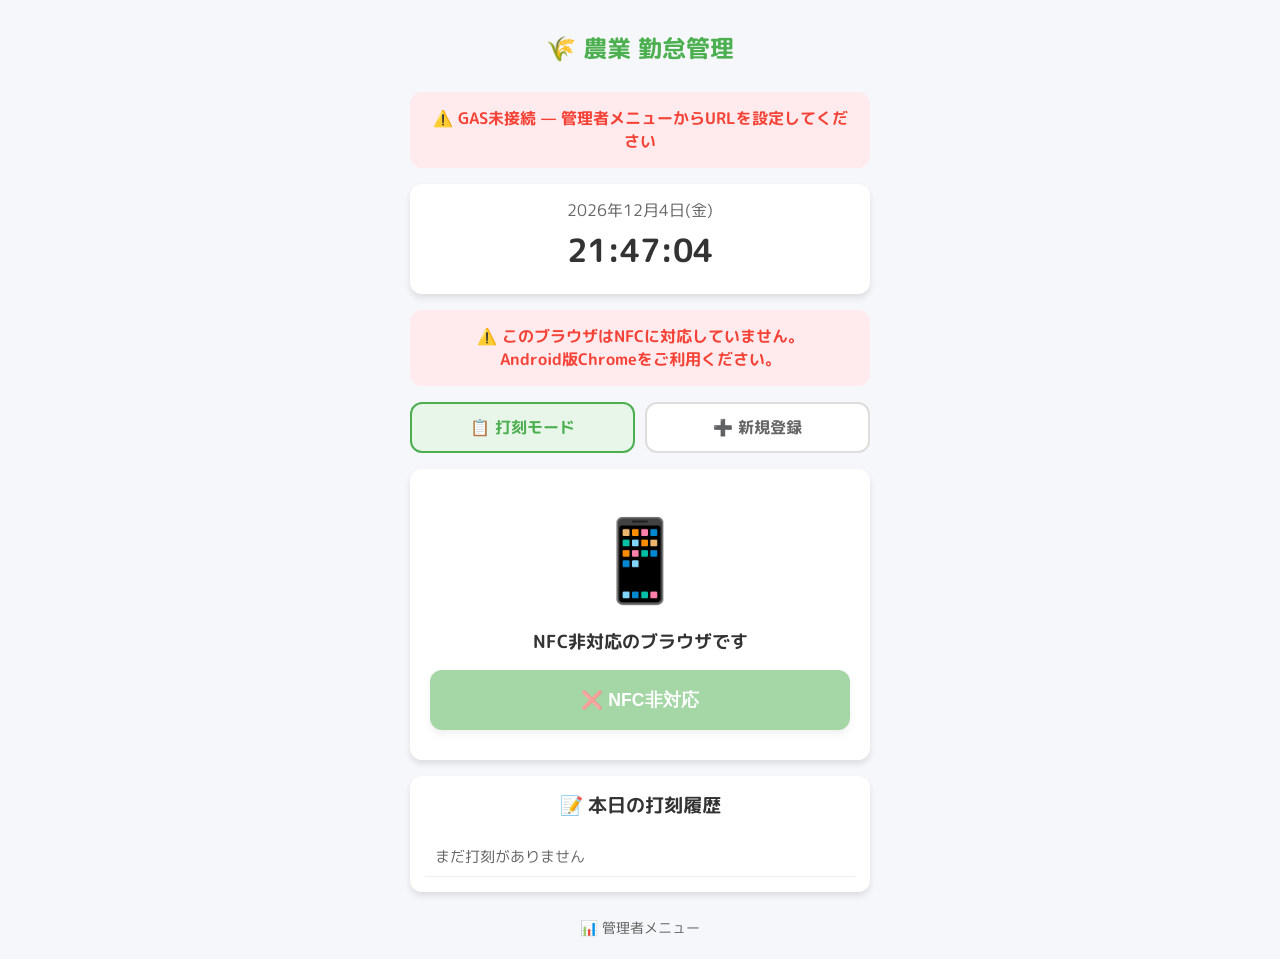
<file: index.html>
<!DOCTYPE html>
<html lang="ja">

<head>
    <meta charset="UTF-8">
    <meta name="viewport" content="width=device-width, initial-scale=1.0, maximum-scale=1.0, user-scalable=no">
    <title>農業勤怠管理システム</title>
    <link rel="preconnect" href="https://fonts.googleapis.com">
    <link rel="preconnect" href="https://fonts.gstatic.com" crossorigin>
    <link href="https://fonts.googleapis.com/css2?family=M+PLUS+Rounded+1c:wght@400;700&display=swap" rel="stylesheet">
    <style>
        :root {
            --primary-color: #4CAF50;
            --secondary-color: #2196F3;
            --break-color: #FF9800;
            --danger-color: #f44336;
            --background-color: #f5f7fa;
            --card-background: #ffffff;
            --text-color: #333333;
            --text-muted: #666666;
            --shadow: 0 4px 6px rgba(0, 0, 0, 0.1);
            --border-radius: 12px;
        }

        * {
            box-sizing: border-box;
            -webkit-tap-highlight-color: transparent;
        }

        body {
            font-family: 'M PLUS Rounded 1c', sans-serif;
            background-color: var(--background-color);
            color: var(--text-color);
            margin: 0;
            padding: 0;
            display: flex;
            flex-direction: column;
            align-items: center;
            min-height: 100vh;
        }

        .container {
            width: 100%;
            max-width: 500px;
            padding: 20px;
            display: flex;
            flex-direction: column;
            gap: 16px;
        }

        header {
            text-align: center;
            padding: 10px 0;
        }

        h1 {
            font-size: 1.5rem;
            margin: 0;
            color: var(--primary-color);
        }

        .status-card {
            background: var(--card-background);
            padding: 15px;
            border-radius: var(--border-radius);
            box-shadow: var(--shadow);
            text-align: center;
        }

        .status-time {
            font-size: 2rem;
            font-weight: bold;
            margin: 5px 0;
        }

        .status-date {
            color: var(--text-muted);
        }

        select,
        input[type="text"],
        input[type="number"] {
            width: 100%;
            padding: 15px;
            font-size: 1.1rem;
            border-radius: var(--border-radius);
            border: 1px solid #ddd;
            background-color: white;
            font-family: inherit;
        }

        .btn {
            border: none;
            border-radius: var(--border-radius);
            padding: 18px 10px;
            font-size: 1.1rem;
            font-weight: bold;
            color: white;
            cursor: pointer;
            width: 100%;
            transition: transform 0.1s, opacity 0.2s;
            display: flex;
            align-items: center;
            justify-content: center;
            gap: 8px;
            box-shadow: var(--shadow);
        }

        .btn:active {
            transform: scale(0.95);
        }

        .btn:disabled {
            opacity: 0.5;
            cursor: not-allowed;
        }

        .btn-primary {
            background-color: var(--primary-color);
        }

        .btn-secondary {
            background-color: var(--secondary-color);
        }

        .btn-warning {
            background-color: var(--break-color);
        }

        .btn-danger {
            background-color: var(--danger-color);
        }

        .btn-small {
            padding: 12px 10px;
            font-size: 0.95rem;
        }

        label {
            font-weight: bold;
            margin-bottom: 5px;
            display: block;
        }

        /* NFC読み取りエリア */
        .nfc-reader-area {
            background: var(--card-background);
            padding: 30px 20px;
            border-radius: var(--border-radius);
            box-shadow: var(--shadow);
            text-align: center;
        }

        .nfc-icon {
            font-size: 5rem;
            margin-bottom: 10px;
        }

        .nfc-icon.active {
            animation: pulse 1s infinite;
        }

        @keyframes pulse {

            0%,
            100% {
                transform: scale(1);
                opacity: 1;
            }

            50% {
                transform: scale(1.1);
                opacity: 0.7;
            }
        }

        .nfc-status-text {
            font-size: 1.1rem;
            margin-top: 10px;
            font-weight: bold;
        }

        /* モード切替タブ */
        .mode-switch {
            display: flex;
            gap: 10px;
        }

        .mode-switch button {
            flex: 1;
            padding: 12px;
            border: 2px solid #ddd;
            border-radius: var(--border-radius);
            background: white;
            font-family: inherit;
            font-size: 1rem;
            font-weight: bold;
            cursor: pointer;
            color: var(--text-muted);
        }

        .mode-switch button.active {
            border-color: var(--primary-color);
            color: var(--primary-color);
            background: #e8f5e9;
        }

        /* 打刻結果 */
        .punch-result {
            display: none;
            background: var(--card-background);
            padding: 20px;
            border-radius: var(--border-radius);
            box-shadow: var(--shadow);
            text-align: center;
        }

        .punch-result.visible {
            display: block;
        }

        .punch-result .result-icon {
            font-size: 3rem;
            margin-bottom: 10px;
        }

        .punch-result .result-name {
            font-size: 1.5rem;
            font-weight: bold;
        }

        .punch-result .result-type {
            font-size: 1.2rem;
            color: var(--text-muted);
            margin: 5px 0;
        }

        .punch-result .result-time {
            font-size: 2rem;
            font-weight: bold;
            color: var(--primary-color);
        }

        /* 登録フォーム */
        .register-form {
            display: none;
            background: var(--card-background);
            padding: 20px;
            border-radius: var(--border-radius);
            box-shadow: var(--shadow);
        }

        .register-form.visible {
            display: block;
        }

        .register-form h3 {
            margin-top: 0;
            color: var(--break-color);
        }

        .register-form .form-group {
            margin-bottom: 15px;
        }

        .serial-display {
            background: #f0f0f0;
            padding: 10px;
            border-radius: 8px;
            font-family: monospace;
            font-size: 1rem;
            word-break: break-all;
            margin-bottom: 15px;
        }

        /* 設定パネル - GAS URL専用 */
        .settings-panel {
            background: var(--card-background);
            padding: 20px;
            border-radius: var(--border-radius);
            box-shadow: var(--shadow);
        }

        .settings-panel h3 {
            margin-top: 0;
            color: var(--text-muted);
        }

        .settings-panel .form-group {
            margin-bottom: 15px;
        }

        .gas-url-status {
            font-size: 0.9rem;
            margin-top: 8px;
            padding: 8px;
            border-radius: 8px;
        }

        .gas-url-status.ok {
            background: #e8f5e9;
            color: #2e7d32;
        }

        .gas-url-status.ng {
            background: #ffebee;
            color: var(--danger-color);
        }

        /* 管理者パネル */
        .admin-panel {
            display: none;
            background: var(--card-background);
            padding: 20px;
            border-radius: var(--border-radius);
            box-shadow: var(--shadow);
        }

        .admin-panel.visible {
            display: block;
        }

        .admin-panel h3 {
            margin-top: 0;
            color: var(--primary-color);
        }

        .staff-status-list {
            list-style: none;
            padding: 0;
            margin: 10px 0;
        }

        .staff-status-list li {
            padding: 10px;
            border-bottom: 1px solid #eee;
            display: flex;
            justify-content: space-between;
            align-items: center;
        }

        .status-badge {
            padding: 3px 8px;
            border-radius: 4px;
            font-size: 0.8rem;
            font-weight: bold;
        }

        .status-badge.on-duty {
            background: #c8e6c9;
            color: #2e7d32;
        }

        .status-badge.breaking {
            background: #fff3e0;
            color: #ef6c00;
        }

        .status-badge.off-duty {
            background: #eeeeee;
            color: #666666;
        }

        .hidden {
            display: none !important;
        }

        .error-banner {
            background: #ffebee;
            color: var(--danger-color);
            padding: 15px;
            border-radius: var(--border-radius);
            text-align: center;
            font-weight: bold;
        }

        .history-list {
            list-style: none;
            padding: 0;
            margin: 10px 0 0 0;
            max-height: 200px;
            overflow-y: auto;
        }

        .history-list li {
            padding: 8px 10px;
            border-bottom: 1px solid #eee;
            font-size: 0.95rem;
            display: flex;
            justify-content: space-between;
        }

        .bottom-links {
            text-align: center;
            margin-top: 10px;
            display: flex;
            gap: 15px;
            justify-content: center;
        }

        .bottom-links a {
            color: var(--text-muted);
            text-decoration: none;
            font-size: 0.9rem;
        }
    </style>
</head>

<body>
    <div class="container">
        <header>
            <h1>🌾 農業 勤怠管理</h1>
        </header>

        <!-- GAS未設定時のバナー（管理者メニューへ誘導） -->
        <div id="gas-error" class="error-banner hidden">
            ⚠️ GAS未接続 — 管理者メニューからURLを設定してください
        </div>

        <!-- 時計 -->
        <section class="status-card">
            <div id="current-date" class="status-date">読み込み中...</div>
            <div id="current-time" class="status-time">--:--:--</div>
        </section>

        <!-- NFC非対応エラー -->
        <div id="nfc-error" class="error-banner hidden">
            ⚠️ このブラウザはNFCに対応していません。<br>Android版Chromeをご利用ください。
        </div>

        <!-- モード切替 -->
        <div class="mode-switch">
            <button id="mode-reader" class="active" onclick="switchMode('reader')">📋 打刻モード</button>
            <button id="mode-register" onclick="switchMode('register')">➕ 新規登録</button>
        </div>

        <!-- NFCリーダーエリア -->
        <section id="nfc-reader-area" class="nfc-reader-area">
            <div id="nfc-icon" class="nfc-icon">📱</div>
            <div id="nfc-status" class="nfc-status-text">下のボタンを押してNFCを起動</div>
            <button id="btn-start-nfc" class="btn btn-primary" style="margin-top: 15px;"
                onclick="startNFCWithUserGesture()">
                🔓 NFCを起動する
            </button>
        </section>

        <!-- 打刻結果 -->
        <section id="punch-result" class="punch-result">
            <div class="result-icon" id="result-icon">✅</div>
            <div class="result-name" id="result-name"></div>
            <div class="result-type" id="result-type"></div>
            <div class="result-time" id="result-time"></div>
        </section>

        <!-- 新規登録フォーム -->
        <section id="register-form" class="register-form">
            <h3>🆕 新規NFCタグ登録</h3>
            <p>NFCを起動してからタグをかざしてください。</p>
            <div id="register-serial-area" class="hidden">
                <label>検出されたシリアル番号</label>
                <div id="register-serial" class="serial-display">--</div>
                <div class="form-group">
                    <label for="register-name">名前</label>
                    <input type="text" id="register-name" placeholder="例: 田中太郎">
                </div>
                <div class="form-group">
                    <label for="register-wage">時給 (円)</label>
                    <input type="number" id="register-wage" placeholder="例: 1000" value="1000">
                </div>
                <button class="btn btn-warning" onclick="registerTag()">登録する</button>
            </div>
        </section>

        <!-- 本日の打刻履歴 -->
        <section class="status-card">
            <h3 style="margin-top:0;">📝 本日の打刻履歴</h3>
            <ul id="history-list" class="history-list">
                <li style="color: var(--text-muted);">まだ打刻がありません</li>
            </ul>
        </section>

        <!-- 管理者パネル -->
        <section id="admin-panel" class="admin-panel">
            <h3>📊 管理者メニュー</h3>
            <h4>スタッフ稼働状況</h4>
            <ul id="staff-status-list" class="staff-status-list"></ul>
            <button class="btn btn-secondary btn-small" onclick="exportCSV()" style="margin-top:10px;">CSV出力</button>

            <hr style="margin: 20px 0; border: none; border-top: 1px solid #eee;">
            <h4>⚙️ GAS接続設定</h4>
            <div class="form-group" style="margin-bottom:10px;">
                <label for="gas-url">GAS WebアプリURL</label>
                <input type="text" id="gas-url" placeholder="https://script.google.com/macros/s/xxxxx/exec" readonly>
            </div>
            <div style="display:flex; gap:8px;">
                <button id="btn-save-url" class="btn btn-primary btn-small" onclick="saveGasUrl()" style="flex:1;"
                    disabled>保存</button>
                <button id="btn-unlock-url" class="btn btn-secondary btn-small" onclick="unlockGasUrl()"
                    style="flex:1;">🔓 変更する</button>
            </div>
            <div id="gas-url-status" class="gas-url-status ng" style="margin-top:8px;">❌ 未設定</div>
        </section>

        <div class="bottom-links">
            <a href="#" onclick="toggleAdmin(event)">📊 管理者メニュー</a>
        </div>
    </div>

    <script>
        // ===== 定数 =====
        const COOLDOWN_MS = 3000;
        let lastPunchTime = 0;
        let currentMode = 'reader';
        let pendingSerialNo = null;
        let nfcStarted = false;

        // GAS URLをlocalStorageから取得
        let GAS_URL = localStorage.getItem('kintai_gas_url') || '';

        // ===== 初期化 =====
        function init() {
            updateClock();
            setInterval(updateClock, 1000);

            // GAS URL表示
            document.getElementById('gas-url').value = GAS_URL;
            updateGasUrlStatus();

            // NFC対応チェック（起動はしない。ボタンクリックで起動する）
            if (!('NDEFReader' in window)) {
                document.getElementById('nfc-error').classList.remove('hidden');
                document.getElementById('btn-start-nfc').disabled = true;
                document.getElementById('btn-start-nfc').textContent = '❌ NFC非対応';
                document.getElementById('nfc-status').textContent = 'NFC非対応のブラウザです';
            }

            if (GAS_URL) {
                loadTodayHistory();
            }
        }

        // ===== 時計 =====
        function updateClock() {
            const now = new Date();
            const opts = { year: 'numeric', month: 'long', day: 'numeric', weekday: 'short' };
            document.getElementById('current-date').textContent = now.toLocaleDateString('ja-JP', opts);
            document.getElementById('current-time').textContent = now.toLocaleTimeString('ja-JP', { hour12: false });
        }

        // ===== GAS URL管理 =====
        function saveGasUrl() {
            const url = document.getElementById('gas-url').value.trim();
            if (!url) {
                alert('URLを入力してください');
                return;
            }
            GAS_URL = url;
            localStorage.setItem('kintai_gas_url', url);
            updateGasUrlStatus();
            lockGasUrl();
            alert('GAS URLを保存しました！');
            loadTodayHistory();
        }

        // URL入力欄をロック（readonly）
        function lockGasUrl() {
            document.getElementById('gas-url').readOnly = true;
            document.getElementById('btn-save-url').disabled = true;
            document.getElementById('btn-unlock-url').classList.remove('hidden');
        }

        // URL入力欄のロックを解除
        function unlockGasUrl() {
            if (!confirm('GAS URLを変更しますか？')) return;
            document.getElementById('gas-url').readOnly = false;
            document.getElementById('btn-save-url').disabled = false;
            document.getElementById('btn-unlock-url').classList.add('hidden');
            document.getElementById('gas-url').focus();
        }

        function updateGasUrlStatus() {
            const el = document.getElementById('gas-url-status');
            const banner = document.getElementById('gas-error');

            if (GAS_URL) {
                el.className = 'gas-url-status ok';
                el.textContent = '✅ 設定済み';
                banner.classList.add('hidden');
                lockGasUrl();
            } else {
                el.className = 'gas-url-status ng';
                el.textContent = '❌ 未設定 — GASのWebアプリURLを入力してください';
                banner.classList.remove('hidden');
                // 未設定時は最初から入力可能にする
                document.getElementById('gas-url').readOnly = false;
                document.getElementById('btn-save-url').disabled = false;
                document.getElementById('btn-unlock-url').classList.add('hidden');
            }
        }

        // ===== GAS API呼び出し =====
        async function callGasGet(action) {
            if (!GAS_URL) throw new Error('GAS URLが未設定です');
            const url = `${GAS_URL}?action=${encodeURIComponent(action)}`;
            const response = await fetch(url);
            return response.json();
        }

        async function callGasPost(action, data) {
            if (!GAS_URL) throw new Error('GAS URLが未設定です');
            const response = await fetch(GAS_URL, {
                method: 'POST',
                headers: { 'Content-Type': 'text/plain' },
                body: JSON.stringify({ action: action, data: data })
            });
            return response.json();
        }

        // ===== NFCをユーザージェスチャーで起動 =====
        async function startNFCWithUserGesture() {
            if (nfcStarted) return;

            const btn = document.getElementById('btn-start-nfc');
            btn.disabled = true;
            btn.textContent = '起動中...';

            try {
                const reader = new NDEFReader();
                await reader.scan();

                nfcStarted = true;
                btn.classList.add('hidden');
                document.getElementById('nfc-icon').classList.add('active');
                document.getElementById('nfc-status').textContent = '✅ NFC起動中 — タグをかざしてください';

                reader.addEventListener('reading', ({ serialNumber }) => {
                    handleNFCRead(serialNumber);
                });

                reader.addEventListener('readingerror', () => {
                    document.getElementById('nfc-status').textContent = '読み取りエラー。もう一度かざしてください。';
                });
            } catch (error) {
                console.error('NFC起動エラー:', error);
                btn.disabled = false;
                btn.textContent = '🔓 NFCを起動する（再試行）';
                document.getElementById('nfc-status').textContent = 'NFCの起動に失敗: ' + error.message;
            }
        }

        // ===== NFCタグ読み取り =====
        function handleNFCRead(serialNumber) {
            const now = Date.now();
            if (now - lastPunchTime < COOLDOWN_MS) return;
            lastPunchTime = now;

            if (navigator.vibrate) navigator.vibrate(200);

            if (currentMode === 'register') {
                handleRegisterScan(serialNumber);
            } else {
                handlePunchScan(serialNumber);
            }
        }

        // ===== 打刻処理 =====
        async function handlePunchScan(serialNumber) {
            const now = new Date();
            const roundedMin = Math.floor(now.getMinutes() / 5) * 5;
            const punchTime = new Date(now.getFullYear(), now.getMonth(), now.getDate(), now.getHours(), roundedMin);
            const timeStr = `${punchTime.getHours().toString().padStart(2, '0')}:${punchTime.getMinutes().toString().padStart(2, '0')}`;

            document.getElementById('nfc-status').textContent = '📡 通信中...';

            if (!GAS_URL) {
                showPunchResult('⚠️', 'GAS未設定', 'URLを設定してください', timeStr);
                return;
            }

            try {
                const result = await callGasPost('recordPunchByNFC', {
                    serialNumber: serialNumber,
                    time: punchTime.toISOString(),
                    timeDisplay: timeStr
                });

                if (result.error) {
                    showPunchResult('❓', result.error, '', timeStr);
                } else {
                    showPunchResult('✅', result.name, result.type, timeStr);
                    addHistoryItem(result.name, result.type, timeStr);
                }
            } catch (err) {
                showPunchResult('❌', 'エラー', err.message, timeStr);
            }

            document.getElementById('nfc-status').textContent = '✅ NFC起動中 — 次のタグをかざしてください';
        }

        // ===== 打刻結果表示 =====
        function showPunchResult(icon, name, type, time) {
            document.getElementById('result-icon').textContent = icon;
            document.getElementById('result-name').textContent = name;
            document.getElementById('result-type').textContent = type;
            document.getElementById('result-time').textContent = time;
            document.getElementById('punch-result').classList.add('visible');

            setTimeout(() => {
                document.getElementById('punch-result').classList.remove('visible');
            }, 5000);
        }

        // ===== 履歴 =====
        function addHistoryItem(name, type, time) {
            const list = document.getElementById('history-list');
            if (list.children.length === 1 && list.children[0].style.color) {
                list.innerHTML = '';
            }
            const li = document.createElement('li');
            li.innerHTML = `<span>${name}：${type}</span><span>${time}</span>`;
            list.insertBefore(li, list.firstChild);
        }

        // ===== 登録モードスキャン =====
        function handleRegisterScan(serialNumber) {
            pendingSerialNo = serialNumber;
            document.getElementById('register-serial').textContent = serialNumber;
            document.getElementById('register-serial-area').classList.remove('hidden');
            document.getElementById('register-name').focus();
            document.getElementById('nfc-status').textContent = '検出しました！名前を入力してください。';
        }

        // ===== タグ登録 =====
        async function registerTag() {
            const name = document.getElementById('register-name').value.trim();
            const wage = parseInt(document.getElementById('register-wage').value) || 0;

            if (!name) { alert('名前を入力してください'); return; }
            if (!pendingSerialNo) { alert('NFCタグをかざしてください'); return; }
            if (!GAS_URL) { alert('先にGAS URLを設定してください'); return; }

            try {
                const result = await callGasPost('registerNFCTag', {
                    serialNumber: pendingSerialNo,
                    name: name,
                    wage: wage
                });

                if (result.error) {
                    alert('登録エラー: ' + result.error);
                } else {
                    alert(`${name}さんを登録しました！`);
                    resetRegisterForm();
                }
            } catch (err) {
                alert('登録に失敗しました: ' + err.message);
            }
        }

        function resetRegisterForm() {
            pendingSerialNo = null;
            document.getElementById('register-name').value = '';
            document.getElementById('register-wage').value = '1000';
            document.getElementById('register-serial-area').classList.add('hidden');
            document.getElementById('nfc-status').textContent = nfcStarted
                ? '✅ NFC起動中 — 次のタグをかざしてください'
                : '下のボタンを押してNFCを起動';
        }

        // ===== モード切替 =====
        function switchMode(mode) {
            currentMode = mode;
            document.getElementById('mode-reader').classList.toggle('active', mode === 'reader');
            document.getElementById('mode-register').classList.toggle('active', mode === 'register');
            document.getElementById('register-form').classList.toggle('visible', mode === 'register');
            document.getElementById('punch-result').classList.remove('visible');

            if (mode === 'register') {
                resetRegisterForm();
                document.getElementById('nfc-status').textContent = nfcStarted
                    ? '登録するNFCタグをかざしてください'
                    : '先にNFCを起動してください';
            } else {
                document.getElementById('nfc-status').textContent = nfcStarted
                    ? '✅ NFC起動中 — タグをかざしてください'
                    : '下のボタンを押してNFCを起動';
            }
        }

        // ===== 本日の履歴 =====
        async function loadTodayHistory() {
            if (!GAS_URL) return;
            try {
                const records = await callGasGet('getTodayHistory');
                if (records && records.length > 0) {
                    document.getElementById('history-list').innerHTML = '';
                    records.forEach(r => addHistoryItem(r.name, r.type, r.time));
                }
            } catch (e) {
                console.warn('履歴取得失敗:', e);
            }
        }

        // ===== 管理者パネル =====
        function toggleAdmin(e) {
            e.preventDefault();
            const panel = document.getElementById('admin-panel');
            panel.classList.toggle('visible');
            if (panel.classList.contains('visible')) loadStaffStatus();
        }

        async function loadStaffStatus() {
            try {
                const list = await callGasGet('getAllStaffStatus');
                renderStaffStatus(list);
            } catch (e) {
                renderStaffStatus([]);
            }
        }

        function renderStaffStatus(list) {
            const ul = document.getElementById('staff-status-list');
            ul.innerHTML = '';
            if (!list || list.length === 0) {
                ul.innerHTML = '<li style="color:var(--text-muted);">スタッフ未登録</li>';
                return;
            }
            list.forEach(s => {
                const li = document.createElement('li');
                const cls = s.status === 'ON_DUTY' ? 'on-duty' : (s.status === 'BREAKING' ? 'breaking' : 'off-duty');
                const lbl = s.status === 'ON_DUTY' ? '勤務中' : (s.status === 'BREAKING' ? '休憩中' : '未出勤');
                li.innerHTML = `<span>${s.name}</span><span class="status-badge ${cls}">${lbl}</span>`;
                ul.appendChild(li);
            });
        }

        // ===== CSV出力 =====
        async function exportCSV() {
            try {
                if (!GAS_URL) throw new Error('GAS URLが未設定です');
                const url = `${GAS_URL}?action=exportCSV`;
                const response = await fetch(url);
                const csvData = await response.text();
                downloadCSV(csvData);
            } catch (e) {
                alert('CSV出力に失敗: ' + e.message);
            }
        }

        function downloadCSV(csvData) {
            const bom = new Uint8Array([0xEF, 0xBB, 0xBF]);
            const blob = new Blob([bom, csvData], { type: 'text/csv;charset=utf-8;' });
            const url = URL.createObjectURL(blob);
            const a = document.createElement('a');
            a.href = url;
            a.download = `勤怠記録_${new Date().toISOString().slice(0, 10)}.csv`;
            document.body.appendChild(a);
            a.click();
            document.body.removeChild(a);
            URL.revokeObjectURL(url);
        }

        // 起動
        init();
    </script>
</body>

</html>
</file>
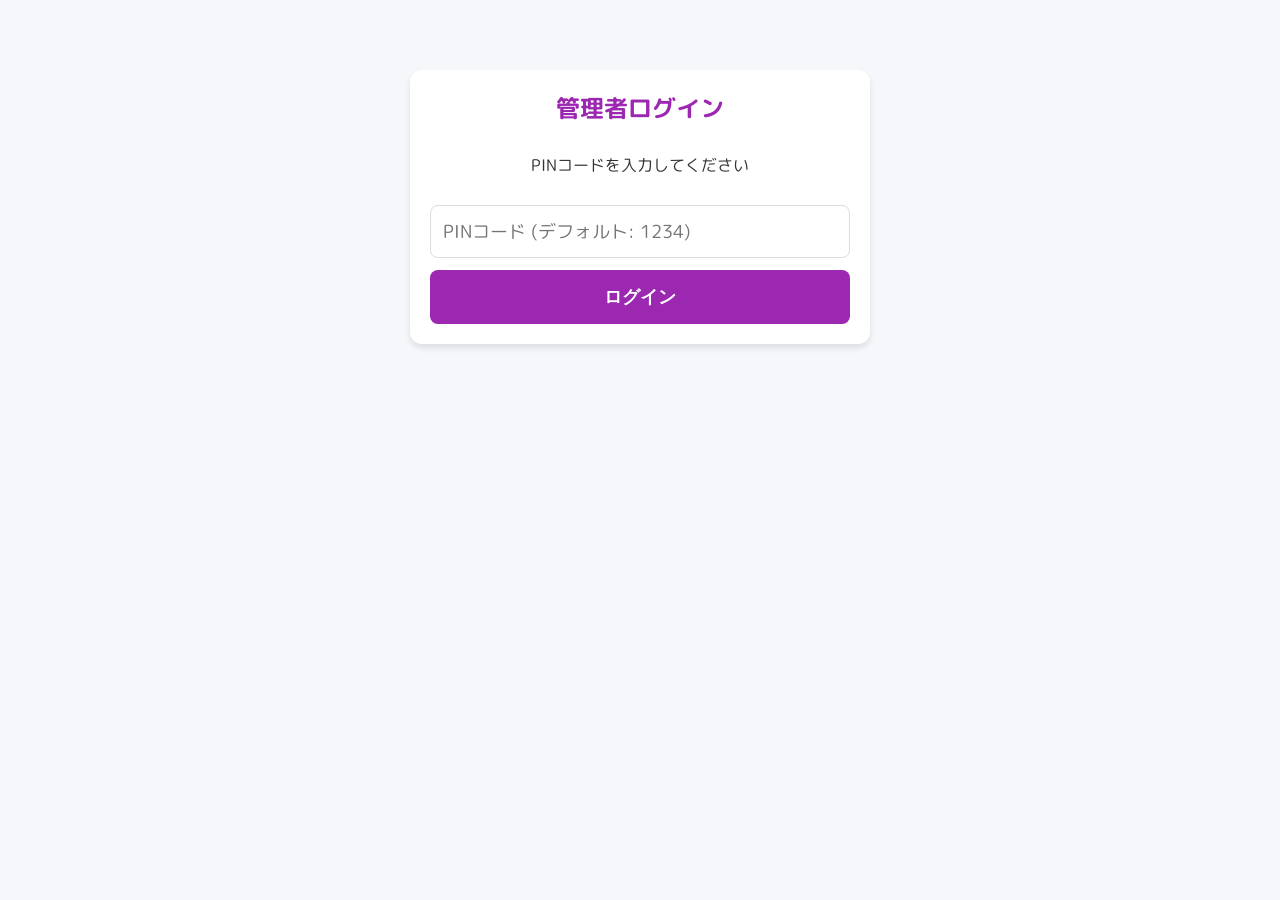
<file: admin.html>
<!DOCTYPE html>
<html lang="ja">
<head>
    <meta charset="UTF-8">
    <meta name="viewport" content="width=device-width, initial-scale=1.0, maximum-scale=1.0, user-scalable=no">
    <title>時間修正 - 管理者専用</title>
    <link href="https://fonts.googleapis.com/css2?family=M+PLUS+Rounded+1c:wght@400;700&display=swap" rel="stylesheet">
    <style>
        :root {
            --primary-color: #4CAF50;
            --secondary-color: #2196F3;
            --danger-color: #f44336;
            --admin-color: #9c27b0;
            --background-color: #f5f7fa;
            --card-background: #ffffff;
            --text-color: #333333;
            --border-radius: 12px;
        }

        * {
            box-sizing: border-box;
            -webkit-tap-highlight-color: transparent;
        }

        body {
            font-family: 'M PLUS Rounded 1c', sans-serif;
            background-color: var(--background-color);
            color: var(--text-color);
            margin: 0;
            display: flex;
            flex-direction: column;
            align-items: center;
            min-height: 100vh;
        }

        .container {
            width: 100%;
            max-width: 500px;
            padding: 20px;
            display: flex;
            flex-direction: column;
            gap: 16px;
        }

        header {
            background-color: var(--admin-color);
            color: white;
            padding: 15px;
            text-align: center;
            border-radius: var(--border-radius);
            margin-bottom: 10px;
        }
        
        h1, h2, h3 { margin: 0; }

        .card {
            background: var(--card-background);
            padding: 20px;
            border-radius: var(--border-radius);
            box-shadow: 0 4px 6px rgba(0, 0, 0, 0.1);
            display: flex;
            flex-direction: column;
            gap: 12px;
        }

        input, select {
            width: 100%;
            padding: 12px;
            font-size: 1.1rem;
            border-radius: 8px;
            border: 1px solid #ddd;
            font-family: inherit;
        }

        .btn {
            border: none;
            border-radius: 8px;
            padding: 15px;
            font-size: 1.1rem;
            font-weight: bold;
            color: white;
            cursor: pointer;
            background-color: var(--primary-color);
            text-align: center;
        }

        .btn:disabled { opacity: 0.5; }
        .btn-danger { background-color: var(--danger-color); }
        .hidden { display: none !important; }

        .record-item {
            display: flex;
            flex-direction: column;
            align-items: stretch;
            gap: 8px;
            padding: 10px;
            background: #f9f9f9;
            border-radius: 8px;
            margin-bottom: 8px;
        }
        
        .record-item input[type="time"] {
            width: 100%;
        }

        .gas-url-status {
            padding: 10px; border-radius: 8px; text-align: center; font-weight: bold;
        }
        .gas-url-status.ok { background-color: #e8f5e9; color: #2e7d32; }
        .gas-url-status.ng { background-color: #ffebee; color: #c62828; }
    </style>
</head>
<body>

    <!-- ログイン画面 -->
    <div id="login-screen" class="container">
        <div class="card" style="text-align: center; margin-top: 50px;">
            <h2 style="color: var(--admin-color);">管理者ログイン</h2>
            <p>PINコードを入力してください</p>
            <input type="password" id="pin-input" placeholder="PINコード (デフォルト: 1234)">
            <button class="btn" style="background-color: var(--admin-color);" onclick="login()">ログイン</button>
        </div>
    </div>

    <!-- 管理画面 -->
    <div id="admin-screen" class="container hidden">
        <header>
            <h1>時間修正 (管理者)</h1>
            <p style="margin: 5px 0 0; font-size: 0.9rem;">出退勤時間を上書き・再計算します</p>
        </header>

        <div class="card">
            <h3>⚙️ GAS連携設定</h3>
            <div id="gas-url-status" class="gas-url-status ng">❌ 未設定</div>
            <input type="text" id="gas-url" placeholder="GAS Web Apps URL">
            <div style="display: flex; gap: 10px;">
                <button class="btn" id="btn-save-url" onclick="saveGasUrl()" style="flex: 1;">保存</button>
                <button class="btn btn-danger hidden" id="btn-unlock-url" onclick="unlockGasUrl()" style="flex: 1;">変更</button>
            </div>
        </div>

        <div class="card">
            <h3>🔍 データの検索</h3>
            <label>対象日:</label>
            <input type="date" id="search-date">
            <label>スタッフ:</label>
            <select id="search-staff">
                <option value="">設定を完了してください</option>
            </select>
            <button class="btn" onclick="fetchRecords()" id="btn-search">履歴を取得</button>
        </div>

        <div id="records-container" class="card hidden">
            <h3>📝 打刻履歴の修正</h3>
            <div id="records-list"></div>
            <p style="font-size:0.8rem; color:var(--danger-color);">※修正を保存すると、この日の実働時間・給与・休憩が自動で再計算されます。</p>
            <button class="btn" onclick="saveRecords()" id="btn-save" style="background-color: var(--admin-color);">修正を保存して再計算</button>
        </div>
        
        <div style="text-align:center; margin-top: 20px;">
            <a href="kintai_standalone.html" style="color:var(--text-muted);">← 打刻画面に戻る</a>
        </div>
    </div>

    <script>
        const ADMIN_PIN = '1234';
        let GAS_URL = localStorage.getItem('kintai_gas_url') || '';
        let currentRecords = [];

        // ===== ログイン処理 =====
        function login() {
            const pin = document.getElementById('pin-input').value;
            if (pin === ADMIN_PIN) {
                document.getElementById('login-screen').classList.add('hidden');
                document.getElementById('admin-screen').classList.remove('hidden');
                initAdmin();
            } else {
                alert('PINコードが間違っています');
            }
        }

        // ===== 初期化 =====
        function initAdmin() {
            document.getElementById('search-date').valueAsDate = new Date();
            
            if (GAS_URL) {
                document.getElementById('gas-url').value = GAS_URL;
                updateGasUrlStatus();
                loadStaffList();
            } else {
                updateGasUrlStatus();
            }
        }

        // ===== GAS連携設定 =====
        function saveGasUrl() {
            const url = document.getElementById('gas-url').value.trim();
            if (!url) return alert('URLを入力してください');
            GAS_URL = url;
            localStorage.setItem('kintai_gas_url', url);
            updateGasUrlStatus();
            loadStaffList();
            alert('GAS URLを保存しました');
        }

        function unlockGasUrl() {
            if (!confirm('GAS URLを変更しますか？')) return;
            document.getElementById('gas-url').readOnly = false;
            document.getElementById('btn-save-url').disabled = false;
            document.getElementById('btn-unlock-url').classList.add('hidden');
        }

        function updateGasUrlStatus() {
            const el = document.getElementById('gas-url-status');
            const input = document.getElementById('gas-url');
            const saveBtn = document.getElementById('btn-save-url');
            const unlockBtn = document.getElementById('btn-unlock-url');

            if (GAS_URL) {
                el.className = 'gas-url-status ok';
                el.textContent = '✅ 設定済み';
                input.readOnly = true;
                saveBtn.disabled = true;
                unlockBtn.classList.remove('hidden');
            } else {
                el.className = 'gas-url-status ng';
                el.textContent = '❌ 未設定';
                input.readOnly = false;
                saveBtn.disabled = false;
                unlockBtn.classList.add('hidden');
            }
        }

        // ===== API呼び出し =====
        async function callGasGet(action, params = '') {
            if (!GAS_URL) throw new Error('GAS URLが未設定です');
            const response = await fetch(`${GAS_URL}?action=${action}${params}`);
            return response.json();
        }

        async function callGasPost(action, data) {
            if (!GAS_URL) throw new Error('GAS URLが未設定です');
            const response = await fetch(GAS_URL, {
                method: 'POST',
                headers: { 'Content-Type': 'text/plain' },
                body: JSON.stringify({ action, data })
            });
            return response.json();
        }

        // ===== データ処理 =====
        async function loadStaffList() {
            try {
                const select = document.getElementById('search-staff');
                select.innerHTML = '<option value="">読込中...</option>';
                const staff = await callGasGet('getStaffList');
                
                select.innerHTML = '<option value="">スタッフを選択</option>';
                staff.forEach(s => {
                    const opt = document.createElement('option');
                    opt.value = s.id;
                    opt.textContent = `${s.name} (ID:${s.id})`;
                    select.appendChild(opt);
                });
            } catch (e) {
                alert('スタッフリストの取得に失敗しました: ' + e.message);
            }
        }

        async function fetchRecords() {
            const dateStr = document.getElementById('search-date').value.replace(/-/g, '/');
            const staffId = document.getElementById('search-staff').value;
            
            if (!dateStr || !staffId) return alert('日付とスタッフを選択してください');

            const btn = document.getElementById('btn-search');
            btn.disabled = true;
            btn.textContent = '取得中...';

            try {
                const records = await callGasGet('getStaffDailyRecords', `&date=${dateStr}&staffId=${staffId}`);
                currentRecords = records;
                renderRecords(records);
            } catch (e) {
                alert('データ取得エラー: ' + e.message);
            } finally {
                btn.disabled = false;
                btn.textContent = '履歴を取得';
            }
        }

        function renderRecords(records) {
            const container = document.getElementById('records-container');
            const list = document.getElementById('records-list');
            list.innerHTML = '';
            
            if (!records || records.length === 0) {
                list.innerHTML = '<p>この日の打刻データはありません。</p>';
                document.getElementById('btn-save').disabled = true;
            } else {
                records.forEach((r, idx) => {
                    const div = document.createElement('div');
                    div.className = 'record-item';
                    div.innerHTML = `
                        <div>
                            <strong>${r.typeLabel}</strong><br>
                            <span style="font-size:0.8rem;color:#666;">行:${r.rowNum}</span>
                        </div>
                        <input type="time" id="time-${idx}" value="${r.time}">
                    `;
                    list.appendChild(div);
                });
                document.getElementById('btn-save').disabled = false;
            }
            container.classList.remove('hidden');
        }

        async function saveRecords() {
            if (!confirm('時間を上書きし、実働時間を再計算しますか？')) return;

            const updates = [];
            currentRecords.forEach((r, idx) => {
                const newTime = document.getElementById(`time-${idx}`).value;
                if (newTime && newTime !== r.time) {
                    updates.push({ rowNum: r.rowNum, newTime: newTime });
                }
            });

            if (updates.length === 0) return alert('変更された時間はありません');

            const dateStr = document.getElementById('search-date').value.replace(/-/g, '/');
            const staffId = document.getElementById('search-staff').value;

            const btn = document.getElementById('btn-save');
            btn.disabled = true;
            btn.textContent = '保存中...';

            try {
                const res = await callGasPost('updatePunchTime', { staffId, date: dateStr, updates });
                if (res.error) throw new Error(res.error);
                
                alert('修正と再計算が完了しました！');
                fetchRecords(); // 再取得
            } catch (e) {
                alert('保存エラー: ' + e.message);
            } finally {
                btn.disabled = false;
                btn.textContent = '修正を保存して再計算';
            }
        }
    </script>
</body>
</html>
</file>
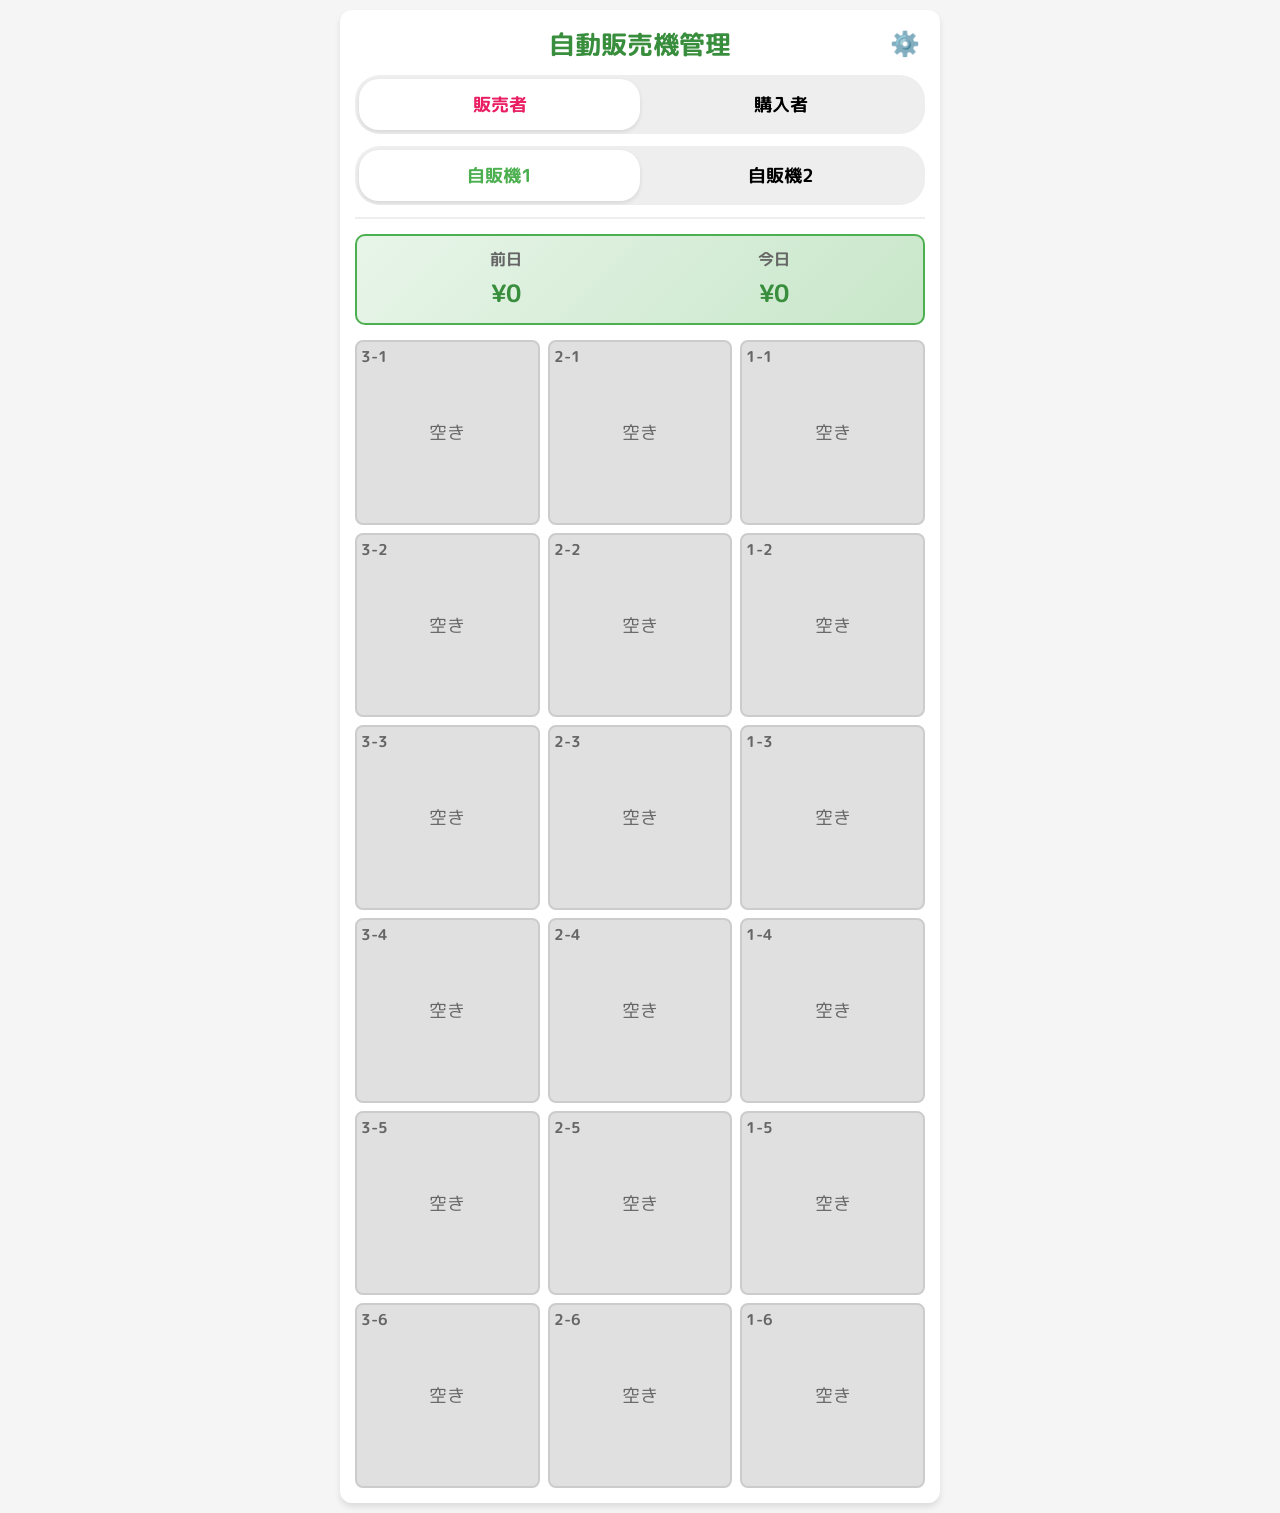
<file: jihanki_standalone.html>
<!DOCTYPE html>
<html lang="ja">

<head>
    <meta charset="UTF-8">
    <meta name="viewport" content="width=device-width, initial-scale=1.0, user-scalable=no">
    <title>自動販売機管理</title>
    <link rel="preconnect" href="https://fonts.googleapis.com">
    <link rel="preconnect" href="https://fonts.gstatic.com" crossorigin>
    <link href="https://fonts.googleapis.com/css2?family=M+PLUS+Rounded+1c:wght@400;700&display=swap" rel="stylesheet">
    <style>
        :root {
            --primary-color: #4CAF50;
            --primary-dark: #388E3C;
            --secondary-color: #8BC34A;
            --accent-color: #FFC107;
            --danger-color: #f44336;
            --text-color: #333;
            --bg-color: #f5f5f5;
            --locker-bg: #fff;
            --locker-empty: #e0e0e0;
            --locker-border: #ccc;
            --shadow: 0 4px 6px rgba(0, 0, 0, 0.1);
            --radius: 12px;
        }

        * {
            box-sizing: border-box;
            -webkit-tap-highlight-color: transparent;
        }

        html {
            -webkit-text-size-adjust: 100%;
        }

        body {
            font-family: 'M PLUS Rounded 1c', sans-serif;
            background-color: var(--bg-color);
            color: var(--text-color);
            margin: 0;
            padding: 10px;
            display: flex;
            justify-content: center;
            min-height: 100vh;
            min-height: -webkit-fill-available;
        }

        #app {
            width: 100%;
            max-width: 600px;
            background: white;
            padding: 15px;
            border-radius: var(--radius);
            box-shadow: var(--shadow);
        }

        .activity-warning {
            background: #fff3e0;
            color: #ef6c00;
            padding: 8px;
            text-align: center;
            font-weight: bold;
            border-radius: 8px;
            border: 1px solid #ffe0b2;
            margin-bottom: 5px;
            animation: blink 2s infinite;
        }

        @keyframes blink {
            0% {
                opacity: 1;
            }

            50% {
                opacity: 0.6;
            }

            100% {
                opacity: 1;
            }
        }

        .app-header {
            display: flex;
            flex-direction: column;
            gap: 12px;
            margin-bottom: 15px;
            position: relative;
            border-bottom: 2px solid #eee;
            padding-bottom: 12px;
        }

        /* 縦向き固定の警告表示 */
        #orientation-warning {
            display: none;
            position: fixed;
            top: 0;
            left: 0;
            width: 100%;
            height: 100%;
            background: rgba(255, 255, 255, 0.98);
            z-index: 10000;
            flex-direction: column;
            justify-content: center;
            align-items: center;
            text-align: center;
            padding: 20px;
        }

        #orientation-warning .icon {
            font-size: 60px;
            margin-bottom: 20px;
            animation: rotate-hint 2s infinite;
        }

        @keyframes rotate-hint {
            0% {
                transform: rotate(0deg);
            }

            50% {
                transform: rotate(-90deg);
            }

            100% {
                transform: rotate(0deg);
            }
        }

        #orientation-warning p {
            font-weight: bold;
            font-size: 1.2rem;
            color: var(--primary-dark);
        }

        /* JS制御に変更するためメディアクエリ削除 */
        #orientation-warning {
            /* 基本スタイルは維持、表示はJSで制御 */
        }

        .app-header h1 {
            margin: 0;
            text-align: center;
            font-size: 1.6rem;
            color: var(--primary-dark);
        }

        .mode-switch,
        .machine-switch {
            display: flex;
            background: #eee;
            padding: 4px;
            border-radius: 25px;
            overflow-x: auto;
            -webkit-overflow-scrolling: touch;
        }

        .mode-btn,
        .machine-tab {
            flex: 1;
            min-width: 70px;
            border: none;
            background: transparent;
            padding: 12px 10px;
            border-radius: 20px;
            cursor: pointer;
            font-weight: bold;
            font-family: inherit;
            transition: all 0.2s;
            font-size: 1.1rem;
            white-space: nowrap;
        }

        .mode-btn.active,
        .machine-tab.active {
            background: white;
            box-shadow: 0 2px 4px rgba(0, 0, 0, 0.1);
            color: var(--primary-color);
        }

        .mode-btn.active#mode-seller {
            color: #E91E63;
        }

        .icon-btn {
            position: absolute;
            top: 0;
            right: 0;
            background: none;
            border: none;
            font-size: 1.5rem;
            cursor: pointer;
            padding: 5px;
        }

        .sales-summary {
            display: flex;
            justify-content: space-around;
            background: linear-gradient(135deg, #E8F5E9, #C8E6C9);
            border-radius: 10px;
            padding: 12px 15px;
            margin-bottom: 15px;
            border: 2px solid var(--primary-color);
        }

        .sales-summary.hidden {
            display: none;
        }

        .copy-mode-indicator {
            margin-bottom: 15px;
        }

        .sales-summary-item {
            display: flex;
            flex-direction: column;
            align-items: center;
            gap: 4px;
        }

        .sales-label {
            font-size: 1rem;
            color: #666;
            font-weight: bold;
        }

        .sales-amount {
            font-size: 1.5rem;
            font-weight: bold;
            color: var(--primary-dark);
        }

        .bulk-purchase-area {
            margin-bottom: 15px;
        }

        .bulk-purchase-area.hidden {
            display: none;
        }

        .locker-grid {
            display: grid;
            grid-template-columns: repeat(3, 1fr);
            gap: 8px;
        }

        .locker {
            aspect-ratio: 1;
            background: var(--locker-empty);
            border: 2px solid var(--locker-border);
            border-radius: 8px;
            display: flex;
            flex-direction: column;
            align-items: center;
            justify-content: center;
            cursor: pointer;
            padding: 5px;
            transition: transform 0.1s;
            user-select: none;
            position: relative;
            min-height: 90px;
        }

        .locker:active {
            transform: scale(0.95);
        }

        .locker.locked {
            background: #E8F5E9;
            border-color: var(--primary-color);
        }

        .locker-id {
            position: absolute;
            top: 4px;
            left: 4px;
            font-size: 0.95rem;
            font-weight: bold;
            color: #666;
        }

        .locker-product {
            font-weight: bold;
            font-size: 1.15rem;
            margin-bottom: 4px;
            text-align: center;
            word-break: break-all;
        }

        .locker-price {
            background: var(--primary-color);
            color: white;
            padding: 3px 8px;
            border-radius: 10px;
            font-size: 1rem;
        }

        .locker-status {
            color: #666;
            font-size: 1.1rem;
        }

        .modal {
            display: flex;
            position: fixed;
            top: 0;
            left: 0;
            width: 100%;
            height: 100%;
            background: rgba(0, 0, 0, 0.5);
            z-index: 100;
            justify-content: center;
            align-items: flex-start;
            padding-top: 20px;
            opacity: 1;
            transition: opacity 0.2s;
            overflow-y: auto;
        }

        .modal.hidden {
            display: none;
            opacity: 0;
            pointer-events: none;
        }

        .modal-content {
            background: white;
            padding: 20px;
            border-radius: var(--radius);
            width: 95%;
            max-width: 400px;
            position: relative;
            margin-bottom: 20px;
        }

        .modal-content.large-modal {
            max-width: 500px;
        }

        .close-modal {
            position: absolute;
            top: 12px;
            right: 15px;
            font-size: 1.5rem;
            cursor: pointer;
            color: #666;
            padding: 5px;
        }

        h2 {
            margin-top: 0;
            color: var(--primary-dark);
            border-bottom: 2px solid #eee;
            padding-bottom: 10px;
            font-size: 1.2rem;
        }

        .action-btn {
            width: 100%;
            padding: 16px;
            border: none;
            border-radius: 8px;
            font-size: 1.15rem;
            font-weight: bold;
            cursor: pointer;
            margin-top: 10px;
            font-family: inherit;
            touch-action: manipulation;
        }

        .action-btn:disabled {
            background: #ccc;
            cursor: not-allowed;
        }

        .action-btn.primary {
            background: var(--secondary-color);
            color: #fff;
        }

        .action-btn.success {
            background: var(--primary-color);
            color: #fff;
        }

        .action-btn.warning {
            background: var(--accent-color);
            color: #333;
        }

        .action-btn.danger {
            background: var(--danger-color);
            color: #fff;
        }

        .price-display {
            font-size: 1.8rem;
            font-weight: bold;
            color: var(--primary-dark);
            text-align: center;
            margin: 10px 0;
        }

        .selected-price {
            text-align: center;
            font-size: 1.1rem;
            margin: 10px 0;
        }

        .selected-price span {
            font-weight: bold;
            color: var(--primary-dark);
            font-size: 1.3rem;
        }

        .price-button-grid {
            display: grid;
            grid-template-columns: repeat(3, 1fr);
            gap: 8px;
            margin: 10px 0;
        }

        .price-btn {
            padding: 15px 10px;
            border: 2px solid var(--primary-color);
            border-radius: 8px;
            background: white;
            color: var(--primary-color);
            font-size: 1.1rem;
            font-weight: bold;
            cursor: pointer;
            font-family: inherit;
            transition: all 0.15s;
        }

        .price-btn:active,
        .price-btn.selected {
            background: var(--primary-color);
            color: white;
        }

        .preset-grid {
            display: grid;
            grid-template-columns: repeat(2, 1fr);
            gap: 8px;
            margin: 10px 0;
        }

        .preset-btn {
            padding: 12px 8px;
            border: 1px solid #ddd;
            border-radius: 8px;
            background: white;
            cursor: pointer;
            font-family: inherit;
            font-size: 0.95rem;
            transition: background 0.2s;
        }

        .preset-btn:active {
            background: #f0f0f0;
        }

        .preset-btn.selected {
            background: var(--primary-color);
            color: white;
            border-color: var(--primary-color);
        }

        .custom-input-area input,
        .add-preset-form input {
            width: 100%;
            padding: 12px;
            border: 1px solid #ddd;
            border-radius: 6px;
            font-family: inherit;
            font-size: 1rem;
            margin-top: 8px;
        }

        .tabs {
            display: flex;
            gap: 5px;
            margin-bottom: 15px;
            border-bottom: 1px solid #ddd;
            overflow-x: auto;
            -webkit-overflow-scrolling: touch;
        }

        .tab-btn {
            padding: 8px 10px;
            border: none;
            background: none;
            cursor: pointer;
            font-family: inherit;
            opacity: 0.6;
            border-bottom: 3px solid transparent;
            white-space: nowrap;
            font-size: 0.9rem;
        }

        .tab-btn.active {
            opacity: 1;
            border-bottom-color: var(--primary-color);
            font-weight: bold;
        }

        .tab-content {
            display: none;
        }

        .tab-content.active {
            display: block;
        }

        .machine-actions {
            display: flex;
            flex-direction: column;
            gap: 10px;
            margin-top: 15px;
        }

        .sales-controls {
            display: flex;
            justify-content: space-between;
            align-items: center;
            margin-bottom: 10px;
            flex-wrap: wrap;
            gap: 10px;
        }

        .sales-controls select {
            padding: 8px;
            border-radius: 6px;
            border: 1px solid #ddd;
            font-family: inherit;
        }

        .sales-list-container {
            max-height: 250px;
            overflow-y: auto;
            border: 1px solid #eee;
            border-radius: 6px;
            -webkit-overflow-scrolling: touch;
        }

        #sales-table {
            width: 100%;
            border-collapse: collapse;
            font-size: 0.85rem;
        }

        #sales-table th,
        #sales-table td {
            padding: 8px 6px;
            text-align: left;
            border-bottom: 1px solid #eee;
        }

        #sales-table th {
            background: #f9f9f9;
        }

        .delete-record-btn {
            background: #ffebee;
            color: var(--danger-color);
            border: none;
            padding: 5px 8px;
            border-radius: 4px;
            cursor: pointer;
            font-size: 0.8rem;
        }

        .preset-list-item {
            display: flex;
            justify-content: space-between;
            padding: 10px;
            border-bottom: 1px solid #eee;
            align-items: center;
        }

        .remove-preset-btn {
            color: var(--danger-color);
            background: none;
            border: none;
            cursor: pointer;
            font-size: 1.2rem;
            padding: 5px;
        }

        .hidden {
            display: none !important;
        }

        .copy-mode-indicator {
            background: linear-gradient(135deg, #e3f2fd, #bbdefb);
            border: 2px solid #2196F3;
            border-radius: 8px;
            padding: 10px 15px;
            display: flex;
            justify-content: space-between;
            align-items: center;
            gap: 10px;
            font-size: 0.9rem;
        }

        .copy-mode-indicator span {
            flex: 1;
        }

        .cancel-copy-btn {
            background: #fff;
            border: 1px solid #2196F3;
            color: #2196F3;
            padding: 6px 12px;
            border-radius: 6px;
            cursor: pointer;
            font-family: inherit;
            font-size: 0.85rem;
        }

        .locker.copy-target {
            border: 3px dashed #2196F3 !important;
            animation: pulse-border 1s infinite;
        }

        @keyframes pulse-border {

            0%,
            100% {
                border-color: #2196F3;
            }

            50% {
                border-color: #90CAF9;
            }
        }

        /* Machine Settings & General Settings */
        .setting-item {
            padding: 15px 0;
        }

        .setting-desc {
            font-size: 0.85rem;
            color: #666;
            margin-top: 8px;
        }

        hr {
            border: none;
            border-top: 1px solid #eee;
        }

        .text-danger {
            color: var(--danger-color);
            font-size: 0.9rem;
            font-weight: bold;
        }

        /* Toggle Switch */
        .toggle-container {
            display: flex;
            justify-content: space-between;
            align-items: center;
            cursor: pointer;
            font-weight: bold;
        }

        .toggle-container input {
            display: none;
        }

        .checkmark {
            position: relative;
            width: 50px;
            height: 26px;
            background-color: #ccc;
            border-radius: 13px;
            transition: background-color 0.2s;
        }

        .checkmark::after {
            content: "";
            position: absolute;
            width: 22px;
            height: 22px;
            background-color: white;
            border-radius: 50%;
            top: 2px;
            left: 2px;
            transition: transform 0.2s;
        }

        input:checked+.checkmark {
            background-color: var(--primary-color);
        }

        input:checked+.checkmark::after {
            transform: translateX(24px);
        }

        .cloud-setting {
            display: flex;
            gap: 10px;
            margin-top: 5px;
        }

        .cloud-setting input {
            flex: 1;
            padding: 10px;
            border: 1px solid #ddd;
            border-radius: 8px;
            font-size: 0.9rem;
        }

        .cloud-setting .action-btn {
            width: auto;
            margin: 0;
            padding: 10px 15px;
        }

        /* Undo Notification */
        .undo-notification {
            position: fixed;
            bottom: 20px;
            left: 50%;
            transform: translateX(-50%);
            background: rgba(0, 0, 0, 0.8);
            color: white;
            padding: 12px 20px;
            border-radius: 30px;
            display: flex;
            align-items: center;
            gap: 15px;
            z-index: 1000;
            box-shadow: 0 4px 12px rgba(0, 0, 0, 0.2);
            font-size: 0.95rem;
        }

        .undo-notification button {
            background: var(--accent-color);
            border: none;
            color: #333;
            padding: 5px 12px;
            border-radius: 15px;
            font-weight: bold;
            cursor: pointer;
            font-family: inherit;
        }

        @media (max-width: 400px) {
            .locker-product {
                font-size: 0.85rem;
            }

            .locker-price {
                font-size: 0.75rem;
            }

            .price-btn {
                padding: 12px 8px;
                font-size: 1rem;
            }

            .preset-btn {
                padding: 10px 6px;
                font-size: 0.85rem;
            }
        }
    </style>
</head>

<body>
    <div id="orientation-warning">
        <div class="icon">📱</div>
        <p>画面を縦向きにして<br>ご利用ください</p>
    </div>
    <div id="app">
        <header class="app-header">
            <div id="activity-warning" class="activity-warning hidden">⚠️ 他のユーザーが操作中かもしれません</div>
            <h1>自動販売機管理</h1>
            <div class="mode-switch">
                <button id="mode-seller" class="mode-btn active">販売者</button>
                <button id="mode-buyer" class="mode-btn">購入者</button>
            </div>
            <div id="machine-switch" class="machine-switch">
            </div>
            <button id="menu-btn" class="icon-btn" aria-label="メニュー">⚙️</button>
        </header>

        <main class="vending-machine">
            <div id="sales-summary" class="sales-summary hidden">
                <div class="sales-summary-item">
                    <span class="sales-label">前日</span>
                    <span id="yesterday-sales" class="sales-amount">¥0</span>
                </div>
                <div class="sales-summary-item">
                    <span class="sales-label">今日</span>
                    <span id="today-sales" class="sales-amount">¥0</span>
                </div>
            </div>
            <div id="bulk-purchase-area" class="bulk-purchase-area hidden">
                <button id="bulk-purchase-btn" class="action-btn warning">この自販機の商品を一括購入</button>
            </div>
            <div id="copy-mode-indicator" class="copy-mode-indicator hidden">
                <span>📋 コピー中: <strong id="copy-product-info"></strong></span>
                <button id="cancel-copy-btn" class="cancel-copy-btn">完了</button>
            </div>
            <div id="locker-grid" class="locker-grid">
            </div>
        </main>

        <div id="buyer-modal" class="modal hidden">
            <div class="modal-content">
                <span class="close-modal">&times;</span>
                <h2 id="buyer-product-name">商品名</h2>
                <p id="buyer-product-price" class="price-display">¥0</p>
                <div class="coin-slot-area">
                    <p>投入金額: <span id="inserted-amount">0</span>円</p>
                    <button id="insert-coin-btn" class="action-btn primary">100円投入</button>
                </div>
                <button id="unlock-btn" class="action-btn success" disabled>解錠して取り出す</button>
            </div>
        </div>

        <div id="seller-modal" class="modal hidden">
            <div class="modal-content">
                <span class="close-modal">&times;</span>
                <h2>商品登録</h2>
                <div class="preset-area">
                    <p>商品名を選択:</p>
                    <div id="preset-buttons" class="preset-grid">
                    </div>
                    <div class="custom-input-area">
                        <input type="text" id="custom-product-name" placeholder="直接入力も可能">
                    </div>
                </div>
                <div class="price-setting-area">
                    <p>価格設定:</p>
                    <div id="price-buttons" class="price-button-grid">
                    </div>
                    <p class="selected-price">選択中: <span id="setting-price">¥100</span></p>
                </div>
                <div class="seller-actions">
                    <button id="register-btn" class="action-btn success">登録して施錠</button>
                    <button id="copy-product-btn" class="action-btn primary hidden">この商品をコピー</button>
                    <button id="admin-purchase-btn" class="action-btn warning hidden">管理者購入 (硬貨不要)</button>
                    <button id="clear-locker-btn" class="action-btn danger hidden">取下げ (売上なし)</button>
                </div>
            </div>
        </div>

        <div id="admin-modal" class="modal hidden">
            <div class="modal-content large-modal">
                <span class="close-modal">&times;</span>
                <h2>管理メニュー</h2>

                <div class="tabs">
                    <button class="tab-btn active" data-tab="sales">売上管理</button>
                    <button class="tab-btn" data-tab="machines">自販機設定</button>
                    <button class="tab-btn" data-tab="presets">プリセット</button>
                    <button class="tab-btn" data-tab="data">データ</button>
                </div>

                <div id="tab-sales" class="tab-content active">
                    <div class="sales-controls">
                        <select id="sales-period">
                            <option value="daily">日別</option>
                            <option value="monthly">月別</option>
                        </select>
                        <span id="total-sales">合計: ¥0</span>
                    </div>
                    <div class="sales-list-container">
                        <table id="sales-table">
                            <thead>
                                <tr>
                                    <th>日時</th>
                                    <th>商品</th>
                                    <th>金額</th>
                                    <th>操作</th>
                                </tr>
                            </thead>
                            <tbody id="sales-table-body">
                            </tbody>
                        </table>
                    </div>
                </div>

                <div id="tab-machines" class="tab-content">
                    <div class="setting-item">
                        <label class="toggle-container">
                            <span>ワンクリック購入モード</span>
                            <input type="checkbox" id="one-click-toggle">
                            <span class="checkmark"></span>
                        </label>
                        <p class="setting-desc">購入時に投入金額の操作をスキップし、タップですぐにカギを開けます。</p>
                    </div>
                    <hr>
                    <div class="setting-item">
                        <p>クラウド同期（Googleスプレッドシート）</p>
                        <div class="cloud-sync-controls" style="margin-bottom: 15px;">
                            <label class="toggle-container">
                                <span>自動同期を有効にする</span>
                                <input type="checkbox" id="auto-sync-toggle">
                                <span class="checkmark"></span>
                            </label>
                            <button id="manual-sync-btn" class="action-btn success"
                                style="margin-top: 10px; width: 100%;">クラウドから最新データを取得</button>
                        </div>
                        <div id="cloud-url-display-area" class="cloud-setting">
                            <input type="password" id="cloud-url-input" placeholder="GAS WebアプリのURL" readonly>
                            <button id="edit-cloud-url-btn" class="action-btn primary">編集</button>
                        </div>
                        <div id="cloud-url-edit-area" class="cloud-setting hidden">
                            <input type="text" id="cloud-url-edit-input" placeholder="URLを貼り付け">
                            <button id="save-cloud-url-btn" class="action-btn success">保存</button>
                        </div>
                        <p class="setting-desc">URLを設定すると、複数端末で在庫や売上が共有されます。</p>
                    </div>
                    <hr>
                    <div class="setting-item">
                        <p>現在の自販機台数: <strong id="machine-count">2</strong>台</p>
                        <div class="machine-actions">
                            <button id="add-machine-btn" class="action-btn primary">自販機を追加</button>
                            <button id="remove-machine-btn" class="action-btn danger">最後の自販機を削除</button>
                        </div>
                    </div>
                </div>

                <div id="tab-presets" class="tab-content">
                    <div id="edit-preset-list" class="preset-list">
                    </div>
                    <div class="add-preset-form">
                        <input type="text" id="new-preset-name" placeholder="新しい野菜名">
                        <button id="add-preset-btn" class="action-btn">追加</button>
                    </div>
                </div>

                <div id="tab-data" class="tab-content">
                    <div class="setting-item">
                        <p>データをJSONファイルとして保存・復元できます。</p>
                        <div class="data-actions">
                            <button id="download-data-btn" class="action-btn primary">データをダウンロード</button>
                            <div class="upload-area">
                                <input type="file" id="upload-data-input" accept=".json">
                                <button id="upload-data-btn" class="action-btn warning">データを取り込み</button>
                            </div>
                        </div>
                    </div>
                    <hr>
                    <div class="setting-item">
                        <p><strong>クラウド同期の設定方法:</strong><br>
                            1. Googleスプレッドシートを作成し、拡張機能のApps Scriptに専用コードを貼り付けます。<br>
                            2. Webアプリとしてデプロイし、発行されたURLを「自販機設定」タブに入力してください。<br>
                            ※詳細は <code>GAS_INSTRUCTIONS.md</code> を参照してください。</p>
                    </div>
                    <hr>
                    <div class="setting-item">
                        <p class="text-danger">⚠️ 売上履歴をリセットします（在庫は維持されます）。</p>
                        <button id="clear-all-sales-btn" class="action-btn danger">売上データをすべて削除</button>
                    </div>
                </div>
            </div>
        </div>

    </div>

    <script>
        const STORAGE_KEY = 'vending_machine_data';
        const DEFAULT_PRESETS = ['大玉トマト', '中玉トマト', 'ミニトマト', 'レタス', 'いちご', 'キュウリ'];
        const TOTAL_ROWS = 6;
        const TOTAL_COLS = 3;
        const PRICE_OPTIONS = [100, 200, 300, 400, 500, 600, 700, 800, 900];

        // 状態管理
        let state = {
            data: {
                lockers: [],
                sales: [],
                presets: [...DEFAULT_PRESETS],
                machineCount: 2,
                cloudUrl: '', // クラウド同期URL
                autoSync: true
            },
            currentMachine: 1,
            mode: 'seller',
            selectedLockerId: null,
            tempPrice: 100,
            tempAmount: 0,
            copyMode: false,
            copyProduct: null,
            oneClickMode: false,
            lastPurchase: null,
            isSyncing: false,       // 送信中フラグ
            lastLocalEditTime: 0    // 最終操作時刻
        };

        document.addEventListener('DOMContentLoaded', () => {
            loadData();
            initLockers();
            renderApp();
            setupEventListeners();

            // クラウド設定があれば初回同期
            if (state.data.cloudUrl) {
                fetchFromCloud();
            }

            // 定期同期設定 (30秒ごと)
            setInterval(() => {
                const isModalOpen = Array.from(document.querySelectorAll('.modal')).some(m => !m.classList.contains('hidden'));

                if (state.data.cloudUrl && state.data.autoSync && !state.copyMode && !isModalOpen) {
                    fetchFromCloud(true);
                }
            }, 30000);

            // 画面の向きを縦にロック
            if (screen.orientation && screen.orientation.lock) {
                screen.orientation.lock('portrait').catch(err => {
                    console.log('Orientation lock failed:', err);
                });
            }
        });

        function loadData() {
            const json = localStorage.getItem(STORAGE_KEY);
            if (json) {
                try {
                    const parsed = JSON.parse(json);
                    state.data = { ...state.data, ...parsed };
                    if (state.data.autoSync === undefined) state.data.autoSync = true;
                    if (!state.data.presets) state.data.presets = [...DEFAULT_PRESETS];
                    if (!state.data.machineCount) state.data.machineCount = 2;
                } catch (e) {
                    console.error('データ読み込みエラー', e);
                }
            }
        }

        function saveData() {
            state.lastLocalEditTime = Date.now(); // 操作時刻を記録
            localStorage.setItem(STORAGE_KEY, JSON.stringify(state.data));
            if (state.data.cloudUrl) {
                pushToCloud();
            }
        }

        function initLockers() {
            const isOrderCorrect = state.data.lockers.length > 0 &&
                state.data.lockers[0].col === 3 &&
                state.data.lockers[0].row === 1;

            if (state.data.lockers.length === 0 || !state.data.lockers[0].coordNum || !isOrderCorrect) {
                if (state.data.lockers.length > 0) {
                    sortLockersCorrectly();
                } else {
                    state.data.lockers = [];
                    for (let m = 1; m <= state.data.machineCount; m++) {
                        createLockers(m);
                    }
                }
            } else {
                const existingMachineIds = new Set(state.data.lockers.map(l => l.machineId));
                for (let m = 1; m <= state.data.machineCount; m++) {
                    if (!existingMachineIds.has(m)) createLockers(m);
                }
            }
            saveDataLocally();
        }

        function sortLockersCorrectly() {
            state.data.lockers.sort((a, b) => {
                if (a.machineId !== b.machineId) return a.machineId - b.machineId;
                if (a.row !== b.row) return a.row - b.row;
                return b.col - a.col;
            });
        }

        function createLockers(m) {
            // 右上が1-1になるよう、[3列, 2列, 1列]の順で生成する
            for (let r = 1; r <= TOTAL_ROWS; r++) {
                for (let c = 3; c >= 1; c--) {
                    state.data.lockers.push({
                        id: `${m}-${r}-${c}`,
                        machineId: m, machineNum: m,
                        row: r, col: c,
                        coordNum: `${c}-${r}`,
                        isLocked: false, productName: '', price: 0, insertedAmount: 0
                    });
                }
            }
        }

        function renderApp() {
            renderHeader();
            renderMachineTabs();
            renderLockers();
            renderBulkPurchaseArea();
            renderSalesSummary();
            renderCopyModeIndicator();
            renderAdminSales();
            renderAdminPresets();
            renderMachineSettings();
            renderDataSettings();
        }

        function renderHeader() {
            document.querySelectorAll('.mode-btn').forEach(btn => btn.classList.remove('active'));
            document.getElementById(state.mode === 'buyer' ? 'mode-buyer' : 'mode-seller').classList.add('active');
        }

        function renderMachineTabs() {
            const container = document.getElementById('machine-switch');
            container.innerHTML = '';
            for (let m = 1; m <= state.data.machineCount; m++) {
                const btn = document.createElement('button');
                btn.className = `machine-tab ${m === state.currentMachine ? 'active' : ''}`;
                btn.dataset.machine = m;
                btn.textContent = `自販機${m}`;
                btn.onclick = () => {
                    state.currentMachine = m;
                    renderApp();
                };
                container.appendChild(btn);
            }
        }

        function renderLockers() {
            const grid = document.getElementById('locker-grid');
            grid.innerHTML = '';
            const targetLockers = state.data.lockers.filter(l => l.machineId === state.currentMachine);
            targetLockers.forEach(locker => {
                const el = document.createElement('div');
                let classes = 'locker';
                if (locker.isLocked) classes += ' locked';
                if (state.copyMode && !locker.isLocked) classes += ' copy-target';
                el.className = classes;
                el.dataset.id = locker.id;
                el.onclick = () => handleLockerClick(locker);

                const idSpan = document.createElement('span');
                idSpan.className = 'locker-id';
                idSpan.textContent = locker.coordNum;

                const contentDiv = document.createElement('div');
                contentDiv.style.textAlign = 'center';
                contentDiv.style.width = '100%';

                if (locker.isLocked) {
                    contentDiv.innerHTML = `
                        <div class="locker-product">${escapeHtml(locker.productName)}</div>
                        <div class="locker-price">¥${locker.price}</div>
                    `;
                } else {
                    contentDiv.innerHTML = `<span class="locker-status">空き</span>`;
                }

                el.append(idSpan, contentDiv);
                grid.appendChild(el);
            });
        }

        function renderBulkPurchaseArea() {
            const area = document.getElementById('bulk-purchase-area');
            const btn = document.getElementById('bulk-purchase-btn');
            if (state.mode === 'seller') {
                const hasProducts = state.data.lockers.some(l => l.machineId === state.currentMachine && l.isLocked);
                if (hasProducts) {
                    area.classList.remove('hidden');
                    // コピーモード中は無効化
                    btn.disabled = state.copyMode;
                } else {
                    area.classList.add('hidden');
                }
            } else {
                area.classList.add('hidden');
            }
        }

        function renderSalesSummary() {
            const summary = document.getElementById('sales-summary');
            const yesterdayEl = document.getElementById('yesterday-sales');
            const todayEl = document.getElementById('today-sales');

            if (state.mode === 'seller') {
                summary.classList.remove('hidden');
                const now = new Date();
                const today = new Date(now.getFullYear(), now.getMonth(), now.getDate());
                const yesterday = new Date(today.getTime() - 24 * 60 * 60 * 1000);

                let todayTotal = 0;
                let yesterdayTotal = 0;

                state.data.sales.forEach(sale => {
                    const saleDate = new Date(sale.date);
                    const saleDateOnly = new Date(saleDate.getFullYear(), saleDate.getMonth(), saleDate.getDate());
                    if (saleDateOnly.getTime() === today.getTime()) {
                        todayTotal += sale.price;
                    } else if (saleDateOnly.getTime() === yesterday.getTime()) {
                        yesterdayTotal += sale.price;
                    }
                });

                yesterdayEl.textContent = `¥${yesterdayTotal.toLocaleString()}`;
                todayEl.textContent = `¥${todayTotal.toLocaleString()}`;
            } else {
                summary.classList.add('hidden');
            }
        }

        function setupEventListeners() {
            document.getElementById('mode-buyer').onclick = () => setMode('buyer');
            document.getElementById('mode-seller').onclick = () => setMode('seller');
            document.getElementById('menu-btn').onclick = () => openModal('admin-modal');

            document.querySelectorAll('.close-modal').forEach(btn => {
                btn.onclick = () => closeModal();
            });

            window.onclick = (event) => {
                if (event.target.classList.contains('modal')) {
                    closeModal();
                }
            };

            document.getElementById('insert-coin-btn').onclick = () => {
                state.tempAmount += 100;
                updateBuyerModalUI();
            };
            document.getElementById('unlock-btn').onclick = processPurchase;

            document.getElementById('register-btn').onclick = registerProduct;
            document.getElementById('admin-purchase-btn').onclick = processAdminPurchase;
            document.getElementById('clear-locker-btn').onclick = clearLocker;
            document.getElementById('copy-product-btn').onclick = startCopyMode;
            document.getElementById('cancel-copy-btn').onclick = cancelCopyMode;
            document.getElementById('bulk-purchase-btn').onclick = processBulkPurchase;

            const tabs = document.querySelectorAll('.tab-btn');
            tabs.forEach(tab => {
                tab.onclick = () => {
                    document.querySelectorAll('.tab-btn').forEach(t => t.classList.remove('active'));
                    document.querySelectorAll('.tab-content').forEach(c => c.classList.remove('active'));
                    tab.classList.add('active');
                    document.getElementById(`tab-${tab.dataset.tab}`).classList.add('active');
                };
            });

            document.getElementById('add-preset-btn').onclick = addPreset;
            document.getElementById('add-machine-btn').onclick = addMachine;
            document.getElementById('remove-machine-btn').onclick = removeMachine;
            document.getElementById('download-data-btn').onclick = downloadData;
            document.getElementById('upload-data-btn').onclick = () => document.getElementById('upload-data-input').click();
            document.getElementById('upload-data-input').onchange = uploadData;
            document.getElementById('sales-period').onchange = renderAdminSales;
        }

        function setMode(mode) {
            state.mode = mode;
            renderApp();
        }

        function handleLockerClick(locker) {
            state.selectedLockerId = locker.id;
            if (state.copyMode) {
                if (!locker.isLocked) {
                    // 空きロッカーにコピーを貼り付け
                    pasteProduct(locker);
                } else {
                    // コピーした（同じ内容の）商品をもう一度クリックで空きに戻す
                    if (state.copyProduct &&
                        locker.productName === state.copyProduct.productName &&
                        locker.price === state.copyProduct.price) {

                        updateLocker(locker.id, {
                            isLocked: false,
                            productName: '',
                            price: 0,
                            insertedAmount: 0
                        });
                        saveData();
                        renderApp();
                    }
                }
                return;
            }
            if (state.mode === 'seller') {
                openSellerModal(locker);
            } else {
                if (locker.isLocked) {
                    if (state.oneClickMode) {
                        processQuickPurchase(locker);
                    } else {
                        openBuyerModal(locker);
                    }
                }
            }
        }

        function openSellerModal(locker) {
            const productNameInput = document.getElementById('custom-product-name');
            const adminPurchaseBtn = document.getElementById('admin-purchase-btn');
            const clearBtn = document.getElementById('clear-locker-btn');
            const registerBtn = document.getElementById('register-btn');
            const copyBtn = document.getElementById('copy-product-btn');

            renderPresetButtons();
            renderPriceButtons();

            if (locker.isLocked) {
                productNameInput.value = locker.productName;
                state.tempPrice = locker.price;
                adminPurchaseBtn.classList.remove('hidden');
                clearBtn.classList.remove('hidden');
                copyBtn.classList.remove('hidden');
                registerBtn.textContent = "更新";
            } else {
                productNameInput.value = '';
                state.tempPrice = 100;
                adminPurchaseBtn.classList.add('hidden');
                clearBtn.classList.add('hidden');
                copyBtn.classList.add('hidden');
                registerBtn.textContent = "登録して施錠";
            }

            updatePriceDisplay();
            updatePriceButtonSelection();
            openModal('seller-modal');
        }

        function renderCopyModeIndicator() {
            const indicator = document.getElementById('copy-mode-indicator');
            const productInfo = document.getElementById('copy-product-info');
            if (state.copyMode && state.copyProduct) {
                indicator.classList.remove('hidden');
                productInfo.textContent = `${state.copyProduct.productName} ¥${state.copyProduct.price}`;
            } else {
                indicator.classList.add('hidden');
            }
        }

        function startCopyMode() {
            const locker = state.data.lockers.find(l => l.id === state.selectedLockerId);
            if (!locker || !locker.isLocked) return;
            state.copyMode = true;
            state.copyProduct = {
                productName: locker.productName,
                price: locker.price
            };
            closeModal();
            renderApp();
        }

        function cancelCopyMode() {
            state.copyMode = false;
            state.copyProduct = null;
            renderApp();
        }

        function pasteProduct(locker) {
            if (!state.copyProduct) return;
            updateLocker(locker.id, {
                isLocked: true,
                productName: state.copyProduct.productName,
                price: state.copyProduct.price,
                insertedAmount: 0
            });
            saveData();
            renderApp();
        }

        function renderPresetButtons() {
            const container = document.getElementById('preset-buttons');
            container.innerHTML = '';
            state.data.presets.forEach(p => {
                const btn = document.createElement('button');
                btn.textContent = p;
                btn.className = 'preset-btn';
                btn.onclick = () => {
                    document.getElementById('custom-product-name').value = p;
                    document.querySelectorAll('.preset-btn').forEach(b => b.classList.remove('selected'));
                    btn.classList.add('selected');
                };
                container.appendChild(btn);
            });
        }

        function renderPriceButtons() {
            const container = document.getElementById('price-buttons');
            container.innerHTML = '';
            PRICE_OPTIONS.forEach(price => {
                const btn = document.createElement('button');
                btn.textContent = `¥${price}`;
                btn.className = 'price-btn';
                btn.dataset.price = price;
                btn.onclick = () => {
                    state.tempPrice = price;
                    updatePriceDisplay();
                    updatePriceButtonSelection();
                };
                container.appendChild(btn);
            });
        }

        function updatePriceButtonSelection() {
            document.querySelectorAll('.price-btn').forEach(btn => {
                btn.classList.toggle('selected', parseInt(btn.dataset.price) === state.tempPrice);
            });
        }

        function updatePriceDisplay() {
            document.getElementById('setting-price').textContent = `¥${state.tempPrice}`;
        }

        function registerProduct() {
            const name = document.getElementById('custom-product-name').value;
            if (!name) {
                alert('商品名を入力してください');
                return;
            }
            if (state.tempPrice <= 0) {
                alert('価格を選択してください');
                return;
            }
            updateLocker(state.selectedLockerId, {
                isLocked: true,
                productName: name,
                price: state.tempPrice,
                insertedAmount: 0
            });
            saveData();
            closeModal();
            renderApp();
        }

        function clearLocker() {
            if (!confirm('本当に取り下げますか？（売上には計上されません）')) return;
            updateLocker(state.selectedLockerId, {
                isLocked: false,
                productName: '',
                price: 0,
                insertedAmount: 0
            });
            saveData();
            closeModal();
            renderApp();
        }

        function processAdminPurchase() {
            const locker = state.data.lockers.find(l => l.id === state.selectedLockerId);
            if (!locker) return;
            addSalesRecord(locker.productName, locker.price, locker.machineId);
            updateLocker(state.selectedLockerId, {
                isLocked: false,
                productName: '',
                price: 0,
                insertedAmount: 0
            });
            saveData();
            closeModal();
            renderApp();
            alert('硬貨不要で購入処理しました（売上に計上されました）');
        }

        function processBulkPurchase() {
            const machineLockers = state.data.lockers.filter(l => l.machineId === state.currentMachine && l.isLocked);
            if (machineLockers.length === 0) {
                alert('この自販機には商品がありません');
                return;
            }
            const totalAmount = machineLockers.reduce((sum, l) => sum + l.price, 0);
            const productCount = machineLockers.length;
            if (!confirm(`自販機${state.currentMachine}の商品を一括購入しますか？\n\n商品数: ${productCount}個\n合計金額: ¥${totalAmount}\n\n※すべての商品が売上に計上され、ロッカーは空になります。`)) {
                return;
            }
            machineLockers.forEach(locker => {
                addSalesRecord(locker.productName, locker.price, locker.machineId, null, locker.machineNum, locker.coordNum);
                updateLocker(locker.id, {
                    isLocked: false,
                    productName: '',
                    price: 0,
                    insertedAmount: 0
                });
            });
            saveData();
            renderApp();
            alert(`一括購入が完了しました\n\n売上: ¥${totalAmount}`);
        }

        function openBuyerModal(locker) {
            state.tempAmount = 0;
            document.getElementById('buyer-product-name').textContent = locker.productName;
            document.getElementById('buyer-product-price').textContent = `¥${locker.price}`;
            updateBuyerModalUI(locker);
            openModal('buyer-modal');
        }

        function updateBuyerModalUI(locker = null) {
            if (!locker) {
                locker = state.data.lockers.find(l => l.id === state.selectedLockerId);
            }
            document.getElementById('inserted-amount').textContent = state.tempAmount;
            const unlockBtn = document.getElementById('unlock-btn');
            if (state.tempAmount >= locker.price) {
                unlockBtn.disabled = false;
                unlockBtn.textContent = "解錠して取り出す";
            } else {
                unlockBtn.disabled = true;
                unlockBtn.textContent = `あと${locker.price - state.tempAmount}円不足`;
            }
        }

        function processPurchase() {
            const locker = state.data.lockers.find(l => l.id === state.selectedLockerId);
            if (!locker) return;
            addSalesRecord(locker.productName, locker.price, locker.machineId, null, locker.machineNum, locker.coordNum);
            updateLocker(state.selectedLockerId, {
                isLocked: false,
                productName: '',
                price: 0,
                insertedAmount: 0
            });
            saveData();
            closeModal();
            renderApp();
            alert('ありがとうございます！商品をお取りください。');
        }

        // -- ワンクリック購入 (Quick Purchase) --

        function processQuickPurchase(locker) {
            const saleId = Date.now() + Math.random();
            addSalesRecord(locker.productName, locker.price, locker.machineId, saleId, locker.machineNum, locker.coordNum);

            // ロッカーを空にする
            updateLocker(locker.id, {
                isLocked: false,
                productName: '',
                price: 0,
                insertedAmount: 0
            });

            // Undo用に記録
            state.lastPurchase = {
                lockerId: locker.id,
                saleId: saleId,
                productName: locker.productName,
                price: locker.price,
                machineId: locker.machineId
            };

            saveData();
            renderApp();
            showUndoNotification();
        }

        function showUndoNotification() {
            const existing = document.getElementById('undo-notification');
            if (existing) existing.remove();

            const el = document.createElement('div');
            el.id = 'undo-notification';
            el.className = 'undo-notification';
            el.innerHTML = `
                <span>購入しました</span>
                <button onclick="undoPurchase()">元に戻す</button>
            `;
            document.body.appendChild(el);

            // 5秒後に消す
            setTimeout(() => {
                if (el.parentNode) el.remove();
            }, 5000);
        }

        window.undoPurchase = function () {
            if (!state.lastPurchase) return;

            const lp = state.lastPurchase;
            // 売上記録を削除
            state.data.sales = state.data.sales.filter(s => s.id !== lp.saleId);

            // ロッカーを復元
            updateLocker(lp.lockerId, {
                isLocked: true,
                productName: lp.productName,
                price: lp.price,
                insertedAmount: 0
            });

            state.lastPurchase = null;
            const el = document.getElementById('undo-notification');
            if (el) el.remove();

            saveData();
            renderApp();
            alert('購入を取り消しました');
        };


        // -- クラウド通信ロジック --

        async function fetchFromCloud(silent = false) {
            if (!state.data.cloudUrl) return;

            // 操作中、または操作直後（5秒以内）は読み込まない
            if (state.isSyncing) return;
            if (Date.now() - state.lastLocalEditTime < 5000) return;

            if (!silent) console.log('Fetching from cloud...');
            try {
                state.isSyncing = true;
                const response = await fetch(state.data.cloudUrl, { cache: 'no-store' });
                const cloudData = await response.json();

                // 受信中にもし操作があったら破棄
                if (Date.now() - state.lastLocalEditTime < 3000) {
                    state.isSyncing = false;
                    return;
                }
                if (cloudData && cloudData.lockers) {
                    // 他ユーザーのアクティビティ確認
                    if (cloudData.lastActiveTime) {
                        const diff = Date.now() - cloudData.lastActiveTime;
                        state.otherUserActive = diff < 60000;
                        const warningEl = document.getElementById('activity-warning');
                        if (warningEl) warningEl.classList.toggle('hidden', !state.otherUserActive);
                    }

                    // 設定の同期
                    if (cloudData.oneClickMode !== undefined) {
                        state.oneClickMode = (cloudData.oneClickMode === true || cloudData.oneClickMode === "true");
                    }

                    // ローカルデータをクラウドのもので更新（日付化対策 & ソート）
                    state.data.lockers = (cloudData.lockers || []).map(l => {
                        if (!(l.coordNum && typeof l.coordNum === 'string' && l.coordNum.includes('-'))) {
                            if (l.row && l.col) l.coordNum = `${l.col}-${l.row}`;
                        }
                        l.machineId = parseInt(l.machineId);
                        l.row = parseInt(l.row);
                        l.col = parseInt(l.col);
                        return l;
                    });
                    sortLockersCorrectly();

                    state.data.sales = cloudData.sales || [];
                    state.data.presets = cloudData.presets || state.data.presets;
                    state.data.machineCount = parseInt(cloudData.machineCount) || state.data.machineCount;

                    initLockers();
                    saveDataLocally();
                    renderApp();
                    if (!silent) console.log('Cloud sync complete');
                }
            } catch (err) {
                console.error('Cloud fetch error:', err);
                if (!silent) alert('クラウドからのデータ取得に失敗しました。');
            } finally {
                state.isSyncing = false;
            }
        }

        async function pushToCloud() {
            if (!state.data.cloudUrl) return;
            state.isSyncing = true;
            const payload = {
                lockers: state.data.lockers,
                sales: state.data.sales,
                presets: state.data.presets,
                machineCount: state.data.machineCount,
                oneClickMode: state.oneClickMode
            };
            try {
                await fetch(state.data.cloudUrl, {
                    method: 'POST',
                    mode: 'no-cors',
                    headers: { 'Content-Type': 'application/json' },
                    body: JSON.stringify(payload)
                });
                console.log('Pushed to cloud');
            } catch (err) {
                console.error('Cloud push error:', err);
            } finally {
                state.isSyncing = false;
            }
        }

        function saveDataLocally() {
            localStorage.setItem(STORAGE_KEY, JSON.stringify(state.data));
        }

        function updateLocker(id, Updates) {
            const idx = state.data.lockers.findIndex(l => l.id === id);
            if (idx !== -1) {
                state.data.lockers[idx] = { ...state.data.lockers[idx], ...Updates };
            }
        }

        function getJSTDateTime() {
            const now = new Date();
            const jstNow = new Date(now.getTime() + (9 * 60 * 60 * 1000));
            return jstNow.toISOString().replace('T', ' ').replace(/\..+/, '');
        }

        function addSalesRecord(name, price, machineId, id = null, machineNum = null, coordNum = null) {
            state.data.sales.push({
                id: id || (Date.now() + Math.random()),
                date: getJSTDateTime(),
                productName: name,
                price: price,
                machineId: machineId,
                machineNum: machineNum,
                coordNum: coordNum
            });
        }

        function openModal(id) {
            document.getElementById(id).classList.remove('hidden');
        }

        function closeModal() {
            document.querySelectorAll('.modal').forEach(m => m.classList.add('hidden'));
        }

        function escapeHtml(str) {
            if (!str) return '';
            return str.replace(/[&<>"']/g, function (m) {
                return {
                    '&': '&amp;',
                    '<': '&lt;',
                    '>': '&gt;',
                    '"': '&quot;',
                    "'": '&#039;'
                }[m];
            });
        }

        function renderAdminSales() {
            const tbody = document.getElementById('sales-table-body');
            const totalEl = document.getElementById('total-sales');
            const period = document.getElementById('sales-period').value;
            tbody.innerHTML = '';
            let filtered = [...state.data.sales];
            const now = new Date();

            if (period === 'monthly') {
                filtered = filtered.filter(s => {
                    const d = new Date(s.date);
                    return d.getMonth() === now.getMonth() && d.getFullYear() === now.getFullYear();
                });
            } else {
                filtered = filtered.filter(s => {
                    const d = new Date(s.date);
                    return d.getDate() === now.getDate() && d.getMonth() === now.getMonth() && d.getFullYear() === now.getFullYear();
                });
            }

            filtered.sort((a, b) => new Date(b.date) - new Date(a.date));

            let sum = 0;
            filtered.forEach(sale => {
                sum += sale.price;
                const tr = document.createElement('tr');
                const d = new Date(sale.date);
                const dateStr = `${d.getMonth() + 1}/${d.getDate()} ${d.getHours()}:${String(d.getMinutes()).padStart(2, '0')}`;
                const locInfo = sale.coordNum ? `<small style="color:#888">[自販機${sale.machineNum || sale.machineId} ${sale.coordNum}]</small>` : '';
                tr.innerHTML = `
                    <td>${dateStr}</td>
                    <td>${escapeHtml(sale.productName)} ${locInfo}</td>
                    <td>¥${sale.price}</td>
                    <td><button class="delete-record-btn" onclick="deleteSale(${sale.id})">削除</button></td>
                `;
                tbody.appendChild(tr);
            });
            totalEl.textContent = `合計: ¥${sum}`;
        }

        window.deleteSale = function (id) {
            if (!confirm('この売上記録を削除しますか？')) return;
            state.data.sales = state.data.sales.filter(s => String(s.id) !== String(id));
            saveData();
            renderApp();
        };

        function clearAllSales() {
            if (!confirm('すべての売上データを削除しますか？\n（テストデータの消去などに使用してください）')) return;
            state.data.sales = [];
            saveData();
            renderApp();
            alert('売上データをすべて削除しました');
        }

        function renderAdminPresets() {
            const list = document.getElementById('edit-preset-list');
            list.innerHTML = '';
            state.data.presets.forEach((p, index) => {
                const div = document.createElement('div');
                div.className = 'preset-list-item';
                div.innerHTML = `
                    <span>${escapeHtml(p)}</span>
                    <button class="remove-preset-btn" onclick="removePreset(${index})">&times;</button>
                `;
                list.appendChild(div);
            });
        }

        function addPreset() {
            const input = document.getElementById('new-preset-name');
            const val = input.value.trim();
            if (val) {
                state.data.presets.push(val);
                input.value = '';
                saveData();
                renderAdminPresets();
            }
        }

        window.removePreset = function (index) {
            if (!confirm('削除しますか？')) return;
            state.data.presets.splice(index, 1);
            saveData();
            renderAdminPresets();
        };

        function renderMachineSettings() {
            document.getElementById('machine-count').textContent = state.data.machineCount;
            document.getElementById('one-click-toggle').checked = state.oneClickMode;
        }

        function renderMachineSettings() {
            document.getElementById('machine-count').textContent = state.data.machineCount;
            document.getElementById('one-click-toggle').checked = state.oneClickMode;
        }

        function renderDataSettings() {
            // データ系のUI更新があればここ
        }

        function addMachine() {
            state.data.machineCount++;
            const m = state.data.machineCount;
            for (let r = 1; r <= TOTAL_ROWS; r++) {
                for (let c = 1; c <= TOTAL_COLS; c++) {
                    state.data.lockers.push({
                        id: `${m}-${r}-${c}`,
                        machineId: m,
                        row: r,
                        col: c,
                        isLocked: false,
                        productName: '',
                        price: 0,
                        insertedAmount: 0
                    });
                }
            }
            saveData();
            renderApp();
            alert(`自販機${m}を追加しました`);
        }

        function removeMachine() {
            if (state.data.machineCount <= 1) {
                alert('最低1台は必要です');
                return;
            }
            const m = state.data.machineCount;
            const machineLockers = state.data.lockers.filter(l => l.machineId === m);
            const hasProducts = machineLockers.some(l => l.isLocked);

            if (hasProducts) {
                if (!confirm(`自販機${m}には商品が入っています。削除すると商品データも消えますが、よろしいですか？`)) {
                    return;
                }
            } else {
                if (!confirm(`自販機${m}を削除しますか？`)) {
                    return;
                }
            }

            state.data.lockers = state.data.lockers.filter(l => l.machineId !== m);
            state.data.machineCount--;

            if (state.currentMachine > state.data.machineCount) {
                state.currentMachine = 1;
            }

            saveData();
            renderApp();
            alert(`自販機${m}を削除しました`);
        }

        function downloadData() {
            const dataStr = "data:text/json;charset=utf-8," + encodeURIComponent(JSON.stringify(state.data));
            const downloadAnchorNode = document.createElement('a');
            downloadAnchorNode.setAttribute("href", dataStr);
            downloadAnchorNode.setAttribute("download", "vending_machine_data.json");
            document.body.appendChild(downloadAnchorNode);
            downloadAnchorNode.click();
            downloadAnchorNode.remove();
        }

        function uploadData() {
            const input = document.getElementById('upload-data-input');
            const file = input.files[0];
            if (!file) return;

            const reader = new FileReader();
            reader.onload = function (e) {
                try {
                    const json = JSON.parse(e.target.result);
                    if (json && json.lockers) {
                        state.data = json;
                        if (!state.data.machineCount) {
                            const maxMachine = Math.max(...state.data.lockers.map(l => l.machineId));
                            state.data.machineCount = maxMachine || 2;
                        }
                        saveData();
                        renderApp();
                        alert('データを取り込みました');
                    } else {
                        alert('データ形式が正しくありません');
                    }
                } catch (err) {
                    console.error(err);
                    alert('ファイルの読み込みに失敗しました');
                }
                input.value = '';
            };
            reader.readAsText(file);
        }

        // ---------------------------------------------------------
        // 画面の向き制御 (JS実装)
        // ---------------------------------------------------------
        function initOrientationControl() {
            const warningEl = document.getElementById('orientation-warning');
            if (!warningEl) return;

            const checkOrientation = () => {
                // 1. 入力中（キーボード表示中）は警告を出さない
                const activeTag = document.activeElement ? document.activeElement.tagName : '';
                if (activeTag === 'INPUT' || activeTag === 'TEXTAREA') {
                    warningEl.classList.remove('visible');
                    document.body.style.overflow = '';
                    return;
                }

                // 2. 向きの判定
                let isLandscape = false;

                // Modern API
                if (screen.orientation && screen.orientation.type) {
                    isLandscape = screen.orientation.type.includes('landscape');
                }
                // iOS / Older WebKit
                else if (typeof window.orientation !== 'undefined') {
                    isLandscape = (Math.abs(window.orientation) === 90);
                }
                // Fallback (サイズ比)
                else {
                    isLandscape = (window.innerWidth > window.innerHeight);
                }

                // 3. PC（幅広かつ高さもある）の場合は除外したいが、
                // 今回の要件は「スマホで横にしたら警告」なので、
                // 画面幅がモバイルサイズ(900px以下)の場合のみ警告を出す
                if (window.innerWidth > 900) {
                    isLandscape = false;
                }

                // 4. 表示切り替え
                if (isLandscape) {
                    warningEl.classList.add('visible');
                    document.body.style.overflow = 'hidden';
                } else {
                    warningEl.classList.remove('visible');
                    document.body.style.overflow = '';
                }
            };

            window.addEventListener('resize', checkOrientation);
            window.addEventListener('orientationchange', checkOrientation);

            document.addEventListener('focusin', () => {
                warningEl.classList.remove('visible');
                document.body.style.overflow = '';
            });

            document.addEventListener('focusout', () => {
                setTimeout(checkOrientation, 300);
            });

            checkOrientation();
        }

        document.addEventListener('DOMContentLoaded', initOrientationControl);
    </script>
</body>

</html>
</file>
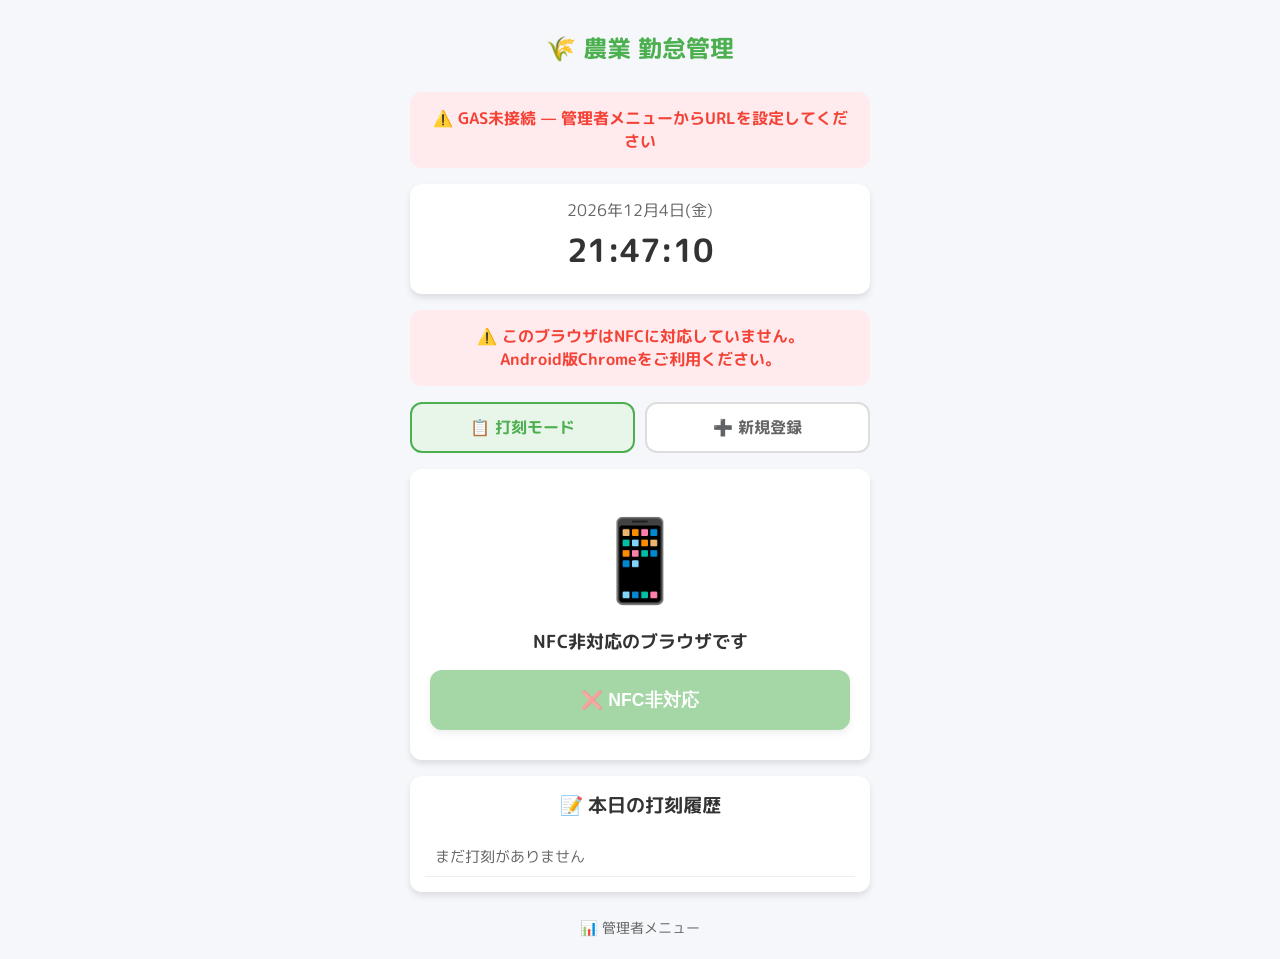
<file: kintai_standalone.html>
<!DOCTYPE html>
<html lang="ja">

<head>
    <meta charset="UTF-8">
    <meta name="viewport" content="width=device-width, initial-scale=1.0, maximum-scale=1.0, user-scalable=no">
    <title>農業勤怠管理システム</title>
    <link rel="preconnect" href="https://fonts.googleapis.com">
    <link rel="preconnect" href="https://fonts.gstatic.com" crossorigin>
    <link href="https://fonts.googleapis.com/css2?family=M+PLUS+Rounded+1c:wght@400;700&display=swap" rel="stylesheet">
    <style>
        :root {
            --primary-color: #4CAF50;
            --secondary-color: #2196F3;
            --break-color: #FF9800;
            --danger-color: #f44336;
            --background-color: #f5f7fa;
            --card-background: #ffffff;
            --text-color: #333333;
            --text-muted: #666666;
            --shadow: 0 4px 6px rgba(0, 0, 0, 0.1);
            --border-radius: 12px;
        }

        * {
            box-sizing: border-box;
            -webkit-tap-highlight-color: transparent;
        }

        body {
            font-family: 'M PLUS Rounded 1c', sans-serif;
            background-color: var(--background-color);
            color: var(--text-color);
            margin: 0;
            padding: 0;
            display: flex;
            flex-direction: column;
            align-items: center;
            min-height: 100vh;
        }

        .container {
            width: 100%;
            max-width: 500px;
            padding: 20px;
            display: flex;
            flex-direction: column;
            gap: 16px;
        }

        header {
            text-align: center;
            padding: 10px 0;
        }

        h1 {
            font-size: 1.5rem;
            margin: 0;
            color: var(--primary-color);
        }

        .status-card {
            background: var(--card-background);
            padding: 15px;
            border-radius: var(--border-radius);
            box-shadow: var(--shadow);
            text-align: center;
        }

        .status-time {
            font-size: 2rem;
            font-weight: bold;
            margin: 5px 0;
        }

        .status-date {
            color: var(--text-muted);
        }

        select,
        input[type="text"],
        input[type="number"] {
            width: 100%;
            padding: 15px;
            font-size: 1.1rem;
            border-radius: var(--border-radius);
            border: 1px solid #ddd;
            background-color: white;
            font-family: inherit;
        }

        .btn {
            border: none;
            border-radius: var(--border-radius);
            padding: 18px 10px;
            font-size: 1.1rem;
            font-weight: bold;
            color: white;
            cursor: pointer;
            width: 100%;
            transition: transform 0.1s, opacity 0.2s;
            display: flex;
            align-items: center;
            justify-content: center;
            gap: 8px;
            box-shadow: var(--shadow);
        }

        .btn:active {
            transform: scale(0.95);
        }

        .btn:disabled {
            opacity: 0.5;
            cursor: not-allowed;
        }

        .btn-primary {
            background-color: var(--primary-color);
        }

        .btn-secondary {
            background-color: var(--secondary-color);
        }

        .btn-warning {
            background-color: var(--break-color);
        }

        .btn-danger {
            background-color: var(--danger-color);
        }

        .btn-small {
            padding: 12px 10px;
            font-size: 0.95rem;
        }

        label {
            font-weight: bold;
            margin-bottom: 5px;
            display: block;
        }

        /* NFC読み取りエリア */
        .nfc-reader-area {
            background: var(--card-background);
            padding: 30px 20px;
            border-radius: var(--border-radius);
            box-shadow: var(--shadow);
            text-align: center;
        }

        .nfc-icon {
            font-size: 5rem;
            margin-bottom: 10px;
        }

        .nfc-icon.active {
            animation: pulse 1s infinite;
        }

        @keyframes pulse {

            0%,
            100% {
                transform: scale(1);
                opacity: 1;
            }

            50% {
                transform: scale(1.1);
                opacity: 0.7;
            }
        }

        .nfc-status-text {
            font-size: 1.1rem;
            margin-top: 10px;
            font-weight: bold;
        }

        /* モード切替タブ */
        .mode-switch {
            display: flex;
            gap: 10px;
        }

        .mode-switch button {
            flex: 1;
            padding: 12px;
            border: 2px solid #ddd;
            border-radius: var(--border-radius);
            background: white;
            font-family: inherit;
            font-size: 1rem;
            font-weight: bold;
            cursor: pointer;
            color: var(--text-muted);
        }

        .mode-switch button.active {
            border-color: var(--primary-color);
            color: var(--primary-color);
            background: #e8f5e9;
        }

        /* 打刻結果 */
        .punch-result {
            display: none;
            background: var(--card-background);
            padding: 20px;
            border-radius: var(--border-radius);
            box-shadow: var(--shadow);
            text-align: center;
        }

        .punch-result.visible {
            display: block;
        }

        .punch-result .result-icon {
            font-size: 3rem;
            margin-bottom: 10px;
        }

        .punch-result .result-name {
            font-size: 1.5rem;
            font-weight: bold;
        }

        .punch-result .result-type {
            font-size: 1.2rem;
            color: var(--text-muted);
            margin: 5px 0;
        }

        .punch-result .result-time {
            font-size: 2rem;
            font-weight: bold;
            color: var(--primary-color);
        }

        /* 登録フォーム */
        .register-form {
            display: none;
            background: var(--card-background);
            padding: 20px;
            border-radius: var(--border-radius);
            box-shadow: var(--shadow);
        }

        .register-form.visible {
            display: block;
        }

        .register-form h3 {
            margin-top: 0;
            color: var(--break-color);
        }

        .register-form .form-group {
            margin-bottom: 15px;
        }

        .serial-display {
            background: #f0f0f0;
            padding: 10px;
            border-radius: 8px;
            font-family: monospace;
            font-size: 1rem;
            word-break: break-all;
            margin-bottom: 15px;
        }

        /* 設定パネル - GAS URL専用 */
        .settings-panel {
            background: var(--card-background);
            padding: 20px;
            border-radius: var(--border-radius);
            box-shadow: var(--shadow);
        }

        .settings-panel h3 {
            margin-top: 0;
            color: var(--text-muted);
        }

        .settings-panel .form-group {
            margin-bottom: 15px;
        }

        .gas-url-status {
            font-size: 0.9rem;
            margin-top: 8px;
            padding: 8px;
            border-radius: 8px;
        }

        .gas-url-status.ok {
            background: #e8f5e9;
            color: #2e7d32;
        }

        .gas-url-status.ng {
            background: #ffebee;
            color: var(--danger-color);
        }

        /* 管理者パネル */
        .admin-panel {
            display: none;
            background: var(--card-background);
            padding: 20px;
            border-radius: var(--border-radius);
            box-shadow: var(--shadow);
        }

        .admin-panel.visible {
            display: block;
        }

        .admin-panel h3 {
            margin-top: 0;
            color: var(--primary-color);
        }

        .staff-status-list {
            list-style: none;
            padding: 0;
            margin: 10px 0;
        }

        .staff-status-list li {
            padding: 10px;
            border-bottom: 1px solid #eee;
            display: flex;
            justify-content: space-between;
            align-items: center;
        }

        .status-badge {
            padding: 3px 8px;
            border-radius: 4px;
            font-size: 0.8rem;
            font-weight: bold;
        }

        .status-badge.on-duty {
            background: #c8e6c9;
            color: #2e7d32;
        }

        .status-badge.breaking {
            background: #fff3e0;
            color: #ef6c00;
        }

        .status-badge.off-duty {
            background: #eeeeee;
            color: #666666;
        }

        .hidden {
            display: none !important;
        }

        .error-banner {
            background: #ffebee;
            color: var(--danger-color);
            padding: 15px;
            border-radius: var(--border-radius);
            text-align: center;
            font-weight: bold;
        }

        .history-list {
            list-style: none;
            padding: 0;
            margin: 10px 0 0 0;
            max-height: 200px;
            overflow-y: auto;
        }

        .history-list li {
            padding: 8px 10px;
            border-bottom: 1px solid #eee;
            font-size: 0.95rem;
            display: flex;
            justify-content: space-between;
        }

        .bottom-links {
            text-align: center;
            margin-top: 10px;
            display: flex;
            gap: 15px;
            justify-content: center;
        }

        .bottom-links a {
            color: var(--text-muted);
            text-decoration: none;
            font-size: 0.9rem;
        }
    </style>
</head>

<body>
    <div class="container">
        <header>
            <h1>🌾 農業 勤怠管理</h1>
        </header>

        <!-- GAS未設定時のバナー（管理者メニューへ誘導） -->
        <div id="gas-error" class="error-banner hidden">
            ⚠️ GAS未接続 — 管理者メニューからURLを設定してください
        </div>

        <!-- 時計 -->
        <section class="status-card">
            <div id="current-date" class="status-date">読み込み中...</div>
            <div id="current-time" class="status-time">--:--:--</div>
        </section>

        <!-- NFC非対応エラー -->
        <div id="nfc-error" class="error-banner hidden">
            ⚠️ このブラウザはNFCに対応していません。<br>Android版Chromeをご利用ください。
        </div>

        <!-- モード切替 -->
        <div class="mode-switch">
            <button id="mode-reader" class="active" onclick="switchMode('reader')">📋 打刻モード</button>
            <button id="mode-register" onclick="switchMode('register')">➕ 新規登録</button>
        </div>

        <!-- NFCリーダーエリア -->
        <section id="nfc-reader-area" class="nfc-reader-area">
            <div id="nfc-icon" class="nfc-icon">📱</div>
            <div id="nfc-status" class="nfc-status-text">下のボタンを押してNFCを起動</div>
            <button id="btn-start-nfc" class="btn btn-primary" style="margin-top: 15px;"
                onclick="startNFCWithUserGesture()">
                🔓 NFCを起動する
            </button>
        </section>

        <!-- 打刻結果 -->
        <section id="punch-result" class="punch-result">
            <div class="result-icon" id="result-icon">✅</div>
            <div class="result-name" id="result-name"></div>
            <div class="result-type" id="result-type"></div>
            <div class="result-time" id="result-time"></div>
        </section>

        <!-- 新規登録フォーム -->
        <section id="register-form" class="register-form">
            <h3>🆕 新規NFCタグ登録</h3>
            <p>NFCを起動してからタグをかざしてください。</p>
            <div id="register-serial-area" class="hidden">
                <label>検出されたシリアル番号</label>
                <div id="register-serial" class="serial-display">--</div>
                <div class="form-group">
                    <label for="register-name">名前</label>
                    <input type="text" id="register-name" placeholder="例: 田中太郎">
                </div>
                <div class="form-group">
                    <label for="register-wage">時給 (円)</label>
                    <input type="number" id="register-wage" placeholder="例: 1000" value="1000">
                </div>
                <button class="btn btn-warning" onclick="registerTag()">登録する</button>
            </div>
        </section>

        <!-- 本日の打刻履歴 -->
        <section class="status-card">
            <h3 style="margin-top:0;">📝 本日の打刻履歴</h3>
            <ul id="history-list" class="history-list">
                <li style="color: var(--text-muted);">まだ打刻がありません</li>
            </ul>
        </section>

        <!-- 管理者パネル -->
        <section id="admin-panel" class="admin-panel">
            <h3>📊 管理者メニュー</h3>
            <h4>スタッフ稼働状況</h4>
            <ul id="staff-status-list" class="staff-status-list"></ul>
            <button class="btn btn-secondary btn-small" onclick="exportCSV()" style="margin-top:10px;">CSV出力</button>

            <hr style="margin: 20px 0; border: none; border-top: 1px solid #eee;">
            <h4>⚙️ GAS接続設定</h4>
            <div class="form-group" style="margin-bottom:10px;">
                <label for="gas-url">GAS WebアプリURL</label>
                <input type="text" id="gas-url" placeholder="https://script.google.com/macros/s/xxxxx/exec" readonly>
            </div>
            <div style="display:flex; gap:8px;">
                <button id="btn-save-url" class="btn btn-primary btn-small" onclick="saveGasUrl()" style="flex:1;"
                    disabled>保存</button>
                <button id="btn-unlock-url" class="btn btn-secondary btn-small" onclick="unlockGasUrl()"
                    style="flex:1;">🔓 変更する</button>
            </div>
            <div id="gas-url-status" class="gas-url-status ng" style="margin-top:8px;">❌ 未設定</div>
        </section>

        <div class="bottom-links">
            <a href="#" onclick="toggleAdmin(event)">📊 管理者メニュー</a>
        </div>
    </div>

    <script>
        // ===== 定数 =====
        const COOLDOWN_MS = 3000;
        let lastPunchTime = 0;
        let currentMode = 'reader';
        let pendingSerialNo = null;
        let nfcStarted = false;

        // GAS URLをlocalStorageから取得
        let GAS_URL = localStorage.getItem('kintai_gas_url') || '';

        // ===== 初期化 =====
        function init() {
            updateClock();
            setInterval(updateClock, 1000);

            // GAS URL表示
            document.getElementById('gas-url').value = GAS_URL;
            updateGasUrlStatus();

            // NFC対応チェック（起動はしない。ボタンクリックで起動する）
            if (!('NDEFReader' in window)) {
                document.getElementById('nfc-error').classList.remove('hidden');
                document.getElementById('btn-start-nfc').disabled = true;
                document.getElementById('btn-start-nfc').textContent = '❌ NFC非対応';
                document.getElementById('nfc-status').textContent = 'NFC非対応のブラウザです';
            }

            if (GAS_URL) {
                loadTodayHistory();
            }
        }

        // ===== 時計 =====
        function updateClock() {
            const now = new Date();
            const opts = { year: 'numeric', month: 'long', day: 'numeric', weekday: 'short' };
            document.getElementById('current-date').textContent = now.toLocaleDateString('ja-JP', opts);
            document.getElementById('current-time').textContent = now.toLocaleTimeString('ja-JP', { hour12: false });
        }

        // ===== GAS URL管理 =====
        function saveGasUrl() {
            const url = document.getElementById('gas-url').value.trim();
            if (!url) {
                alert('URLを入力してください');
                return;
            }
            GAS_URL = url;
            localStorage.setItem('kintai_gas_url', url);
            updateGasUrlStatus();
            lockGasUrl();
            alert('GAS URLを保存しました！');
            loadTodayHistory();
        }

        // URL入力欄をロック（readonly）
        function lockGasUrl() {
            document.getElementById('gas-url').readOnly = true;
            document.getElementById('btn-save-url').disabled = true;
            document.getElementById('btn-unlock-url').classList.remove('hidden');
        }

        // URL入力欄のロックを解除
        function unlockGasUrl() {
            if (!confirm('GAS URLを変更しますか？')) return;
            document.getElementById('gas-url').readOnly = false;
            document.getElementById('btn-save-url').disabled = false;
            document.getElementById('btn-unlock-url').classList.add('hidden');
            document.getElementById('gas-url').focus();
        }

        function updateGasUrlStatus() {
            const el = document.getElementById('gas-url-status');
            const banner = document.getElementById('gas-error');

            if (GAS_URL) {
                el.className = 'gas-url-status ok';
                el.textContent = '✅ 設定済み';
                banner.classList.add('hidden');
                lockGasUrl();
            } else {
                el.className = 'gas-url-status ng';
                el.textContent = '❌ 未設定 — GASのWebアプリURLを入力してください';
                banner.classList.remove('hidden');
                // 未設定時は最初から入力可能にする
                document.getElementById('gas-url').readOnly = false;
                document.getElementById('btn-save-url').disabled = false;
                document.getElementById('btn-unlock-url').classList.add('hidden');
            }
        }

        // ===== GAS API呼び出し =====
        async function callGasGet(action) {
            if (!GAS_URL) throw new Error('GAS URLが未設定です');
            const url = `${GAS_URL}?action=${encodeURIComponent(action)}`;
            const response = await fetch(url);
            return response.json();
        }

        async function callGasPost(action, data) {
            if (!GAS_URL) throw new Error('GAS URLが未設定です');
            const response = await fetch(GAS_URL, {
                method: 'POST',
                headers: { 'Content-Type': 'text/plain' },
                body: JSON.stringify({ action: action, data: data })
            });
            return response.json();
        }

        // ===== NFCをユーザージェスチャーで起動 =====
        async function startNFCWithUserGesture() {
            if (nfcStarted) return;

            const btn = document.getElementById('btn-start-nfc');
            btn.disabled = true;
            btn.textContent = '起動中...';

            try {
                const reader = new NDEFReader();
                await reader.scan();

                nfcStarted = true;
                btn.classList.add('hidden');
                document.getElementById('nfc-icon').classList.add('active');
                document.getElementById('nfc-status').textContent = '✅ NFC起動中 — タグをかざしてください';

                reader.addEventListener('reading', ({ serialNumber }) => {
                    handleNFCRead(serialNumber);
                });

                reader.addEventListener('readingerror', () => {
                    document.getElementById('nfc-status').textContent = '読み取りエラー。もう一度かざしてください。';
                });
            } catch (error) {
                console.error('NFC起動エラー:', error);
                btn.disabled = false;
                btn.textContent = '🔓 NFCを起動する（再試行）';
                document.getElementById('nfc-status').textContent = 'NFCの起動に失敗: ' + error.message;
            }
        }

        // ===== NFCタグ読み取り =====
        function handleNFCRead(serialNumber) {
            const now = Date.now();
            if (now - lastPunchTime < COOLDOWN_MS) return;
            lastPunchTime = now;

            if (navigator.vibrate) navigator.vibrate(200);

            if (currentMode === 'register') {
                handleRegisterScan(serialNumber);
            } else {
                handlePunchScan(serialNumber);
            }
        }

        // ===== 打刻処理 =====
        async function handlePunchScan(serialNumber) {
            const now = new Date();
            const roundedMin = Math.floor(now.getMinutes() / 5) * 5;
            const punchTime = new Date(now.getFullYear(), now.getMonth(), now.getDate(), now.getHours(), roundedMin);
            const timeStr = `${punchTime.getHours().toString().padStart(2, '0')}:${punchTime.getMinutes().toString().padStart(2, '0')}`;

            document.getElementById('nfc-status').textContent = '📡 通信中...';

            if (!GAS_URL) {
                showPunchResult('⚠️', 'GAS未設定', 'URLを設定してください', timeStr);
                return;
            }

            try {
                const result = await callGasPost('recordPunchByNFC', {
                    serialNumber: serialNumber,
                    time: punchTime.toISOString(),
                    timeDisplay: timeStr
                });

                if (result.error) {
                    showPunchResult('❓', result.error, '', timeStr);
                } else {
                    showPunchResult('✅', result.name, result.type, timeStr);
                    addHistoryItem(result.name, result.type, timeStr);
                }
            } catch (err) {
                showPunchResult('❌', 'エラー', err.message, timeStr);
            }

            document.getElementById('nfc-status').textContent = '✅ NFC起動中 — 次のタグをかざしてください';
        }

        // ===== 打刻結果表示 =====
        function showPunchResult(icon, name, type, time) {
            document.getElementById('result-icon').textContent = icon;
            document.getElementById('result-name').textContent = name;
            document.getElementById('result-type').textContent = type;
            document.getElementById('result-time').textContent = time;
            document.getElementById('punch-result').classList.add('visible');

            setTimeout(() => {
                document.getElementById('punch-result').classList.remove('visible');
            }, 5000);
        }

        // ===== 履歴 =====
        function addHistoryItem(name, type, time) {
            const list = document.getElementById('history-list');
            if (list.children.length === 1 && list.children[0].style.color) {
                list.innerHTML = '';
            }
            const li = document.createElement('li');
            li.innerHTML = `<span>${name}：${type}</span><span>${time}</span>`;
            list.insertBefore(li, list.firstChild);
        }

        // ===== 登録モードスキャン =====
        function handleRegisterScan(serialNumber) {
            pendingSerialNo = serialNumber;
            document.getElementById('register-serial').textContent = serialNumber;
            document.getElementById('register-serial-area').classList.remove('hidden');
            document.getElementById('register-name').focus();
            document.getElementById('nfc-status').textContent = '検出しました！名前を入力してください。';
        }

        // ===== タグ登録 =====
        async function registerTag() {
            const name = document.getElementById('register-name').value.trim();
            const wage = parseInt(document.getElementById('register-wage').value) || 0;

            if (!name) { alert('名前を入力してください'); return; }
            if (!pendingSerialNo) { alert('NFCタグをかざしてください'); return; }
            if (!GAS_URL) { alert('先にGAS URLを設定してください'); return; }

            try {
                const result = await callGasPost('registerNFCTag', {
                    serialNumber: pendingSerialNo,
                    name: name,
                    wage: wage
                });

                if (result.error) {
                    alert('登録エラー: ' + result.error);
                } else {
                    alert(`${name}さんを登録しました！`);
                    resetRegisterForm();
                }
            } catch (err) {
                alert('登録に失敗しました: ' + err.message);
            }
        }

        function resetRegisterForm() {
            pendingSerialNo = null;
            document.getElementById('register-name').value = '';
            document.getElementById('register-wage').value = '1000';
            document.getElementById('register-serial-area').classList.add('hidden');
            document.getElementById('nfc-status').textContent = nfcStarted
                ? '✅ NFC起動中 — 次のタグをかざしてください'
                : '下のボタンを押してNFCを起動';
        }

        // ===== モード切替 =====
        function switchMode(mode) {
            currentMode = mode;
            document.getElementById('mode-reader').classList.toggle('active', mode === 'reader');
            document.getElementById('mode-register').classList.toggle('active', mode === 'register');
            document.getElementById('register-form').classList.toggle('visible', mode === 'register');
            document.getElementById('punch-result').classList.remove('visible');

            if (mode === 'register') {
                resetRegisterForm();
                document.getElementById('nfc-status').textContent = nfcStarted
                    ? '登録するNFCタグをかざしてください'
                    : '先にNFCを起動してください';
            } else {
                document.getElementById('nfc-status').textContent = nfcStarted
                    ? '✅ NFC起動中 — タグをかざしてください'
                    : '下のボタンを押してNFCを起動';
            }
        }

        // ===== 本日の履歴 =====
        async function loadTodayHistory() {
            if (!GAS_URL) return;
            try {
                const records = await callGasGet('getTodayHistory');
                if (records && records.length > 0) {
                    document.getElementById('history-list').innerHTML = '';
                    records.forEach(r => addHistoryItem(r.name, r.type, r.time));
                }
            } catch (e) {
                console.warn('履歴取得失敗:', e);
            }
        }

        // ===== 管理者パネル =====
        function toggleAdmin(e) {
            e.preventDefault();
            const panel = document.getElementById('admin-panel');
            panel.classList.toggle('visible');
            if (panel.classList.contains('visible')) loadStaffStatus();
        }

        async function loadStaffStatus() {
            try {
                const list = await callGasGet('getAllStaffStatus');
                renderStaffStatus(list);
            } catch (e) {
                renderStaffStatus([]);
            }
        }

        function renderStaffStatus(list) {
            const ul = document.getElementById('staff-status-list');
            ul.innerHTML = '';
            if (!list || list.length === 0) {
                ul.innerHTML = '<li style="color:var(--text-muted);">スタッフ未登録</li>';
                return;
            }
            list.forEach(s => {
                const li = document.createElement('li');
                const cls = s.status === 'ON_DUTY' ? 'on-duty' : (s.status === 'BREAKING' ? 'breaking' : 'off-duty');
                const lbl = s.status === 'ON_DUTY' ? '勤務中' : (s.status === 'BREAKING' ? '休憩中' : '未出勤');
                li.innerHTML = `<span>${s.name}</span><span class="status-badge ${cls}">${lbl}</span>`;
                ul.appendChild(li);
            });
        }

        // ===== CSV出力 =====
        async function exportCSV() {
            try {
                if (!GAS_URL) throw new Error('GAS URLが未設定です');
                const url = `${GAS_URL}?action=exportCSV`;
                const response = await fetch(url);
                const csvData = await response.text();
                downloadCSV(csvData);
            } catch (e) {
                alert('CSV出力に失敗: ' + e.message);
            }
        }

        function downloadCSV(csvData) {
            const bom = new Uint8Array([0xEF, 0xBB, 0xBF]);
            const blob = new Blob([bom, csvData], { type: 'text/csv;charset=utf-8;' });
            const url = URL.createObjectURL(blob);
            const a = document.createElement('a');
            a.href = url;
            a.download = `勤怠記録_${new Date().toISOString().slice(0, 10)}.csv`;
            document.body.appendChild(a);
            a.click();
            document.body.removeChild(a);
            URL.revokeObjectURL(url);
        }

        // 起動
        init();
    </script>
</body>

</html>
</file>
